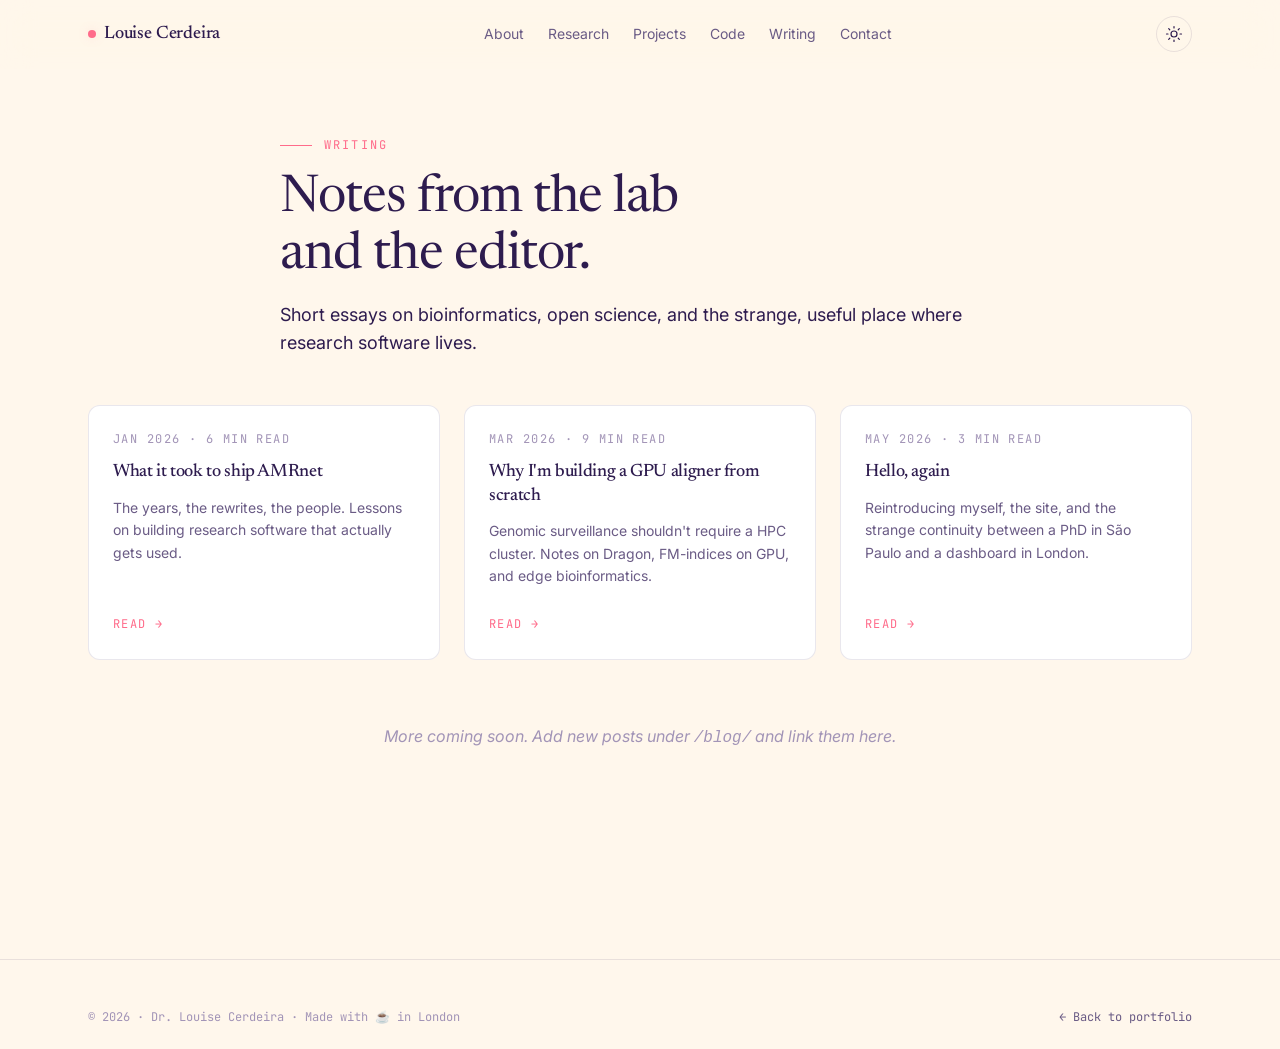
<file: blog.html>
<!DOCTYPE html>
<html lang="en" data-theme="light">
<head>
  <meta charset="UTF-8" />
  <meta name="viewport" content="width=device-width, initial-scale=1" />
  <title>Writing — Dr. Louise Cerdeira</title>
  <meta name="description" content="Essays and notes on bioinformatics, open science, and software engineering for research — by Dr. Louise Cerdeira." />
  <link rel="canonical" href="https://www.louisecerdeira.com/blog.html" />
  <meta name="theme-color" content="#fff7ec" />
  <meta property="og:type" content="website" />
  <meta property="og:title" content="Writing — Dr. Louise Cerdeira" />
  <meta property="og:description" content="Essays and notes on bioinformatics, open science, and software engineering for research." />
  <meta property="og:url" content="https://www.louisecerdeira.com/blog.html" />
  <meta name="twitter:card" content="summary_large_image" />

  <link rel="icon" type="image/svg+xml" href="assets/images/favicon.svg" />
  <link rel="preconnect" href="https://fonts.googleapis.com" />
  <link rel="preconnect" href="https://fonts.gstatic.com" crossorigin />
  <link href="https://fonts.googleapis.com/css2?family=Inter:wght@300;400;500;600&family=Newsreader:ital,wght@0,400;0,500;1,400&family=JetBrains+Mono:wght@400;500&display=swap" rel="stylesheet" />
  <link rel="stylesheet" href="assets/css/main.css" />
</head>
<body id="top">

<header class="nav" id="nav">
  <div class="nav-inner">
    <a href="index.html" class="nav-brand"><span class="dot" aria-hidden="true"></span>Louise Cerdeira</a>
    <nav aria-label="Primary">
      <ul class="nav-links" id="navLinks">
        <li><a href="index.html#about">About</a></li>
        <li><a href="index.html#research">Research</a></li>
        <li><a href="index.html#projects">Projects</a></li>
        <li><a href="index.html#code">Code</a></li>
        <li><a href="blog.html" aria-current="page">Writing</a></li>
        <li><a href="index.html#contact">Contact</a></li>
      </ul>
    </nav>
    <div class="nav-actions">
      <button class="theme-toggle" id="themeToggle" type="button" aria-label="Toggle colour theme">
        <svg class="moon" viewBox="0 0 24 24" fill="none" stroke="currentColor" stroke-width="1.6"><path d="M21 12.79A9 9 0 1 1 11.21 3 7 7 0 0 0 21 12.79Z" stroke-linecap="round" stroke-linejoin="round"/></svg>
        <svg class="sun" viewBox="0 0 24 24" fill="none" stroke="currentColor" stroke-width="1.6"><circle cx="12" cy="12" r="4"/><path d="M12 2v2M12 20v2M4.93 4.93l1.41 1.41M17.66 17.66l1.41 1.41M2 12h2M20 12h2M4.93 19.07l1.41-1.41M17.66 6.34l1.41-1.41" stroke-linecap="round"/></svg>
      </button>
      <button class="nav-toggle" id="navToggle" type="button" aria-label="Toggle menu" aria-expanded="false">
        <svg viewBox="0 0 24 24" width="20" height="20" fill="none" stroke="currentColor" stroke-width="1.6" stroke-linecap="round"><line x1="3" y1="6" x2="21" y2="6"/><line x1="3" y1="12" x2="21" y2="12"/><line x1="3" y1="18" x2="21" y2="18"/></svg>
      </button>
    </div>
  </div>
</header>

<section style="padding-top: var(--space-10);">
  <div class="container-narrow">
    <p class="section-label" data-reveal>Writing</p>
    <h1 style="font-size: clamp(2.25rem, 5vw, 3.25rem);" data-reveal>Notes from the lab<br>and the editor.</h1>
    <p class="lead" style="margin-bottom: var(--space-7);" data-reveal>
      Short essays on bioinformatics, open science, and the strange, useful place where research
      software lives.
    </p>
  </div>

  <div class="container">
    <div class="posts" data-reveal>
      <a href="blog/amrnet-launch.html" class="post-card">
        <span class="date">Jan 2026 · 6 min read</span>
        <h4>What it took to ship AMRnet</h4>
        <p>The years, the rewrites, the people. Lessons on building research software that actually
          gets used.</p>
        <span class="read-more">Read →</span>
      </a>
      <a href="blog/gpu-bioinformatics.html" class="post-card">
        <span class="date">Mar 2026 · 9 min read</span>
        <h4>Why I'm building a GPU aligner from scratch</h4>
        <p>Genomic surveillance shouldn't require a HPC cluster. Notes on Dragon, FM-indices on GPU,
          and edge bioinformatics.</p>
        <span class="read-more">Read →</span>
      </a>
      <a href="blog/welcome.html" class="post-card">
        <span class="date">May 2026 · 3 min read</span>
        <h4>Hello, again</h4>
        <p>Reintroducing myself, the site, and the strange continuity between a PhD in São Paulo and
          a dashboard in London.</p>
        <span class="read-more">Read →</span>
      </a>
    </div>

    <p style="margin-top: var(--space-8); text-align: center;" data-reveal>
      <em class="text-faint">More coming soon. Add new posts under <code>/blog/</code> and link them here.</em>
    </p>
  </div>
</section>

<footer class="footer">
  <div class="container footer-inner">
    <p>© <span id="year">2026</span> · Dr. Louise Cerdeira · Made with ☕ in London</p>
    <p><a href="index.html">← Back to portfolio</a></p>
  </div>
</footer>

<script src="assets/js/main.js" defer></script>
</body>
</html>
</file>
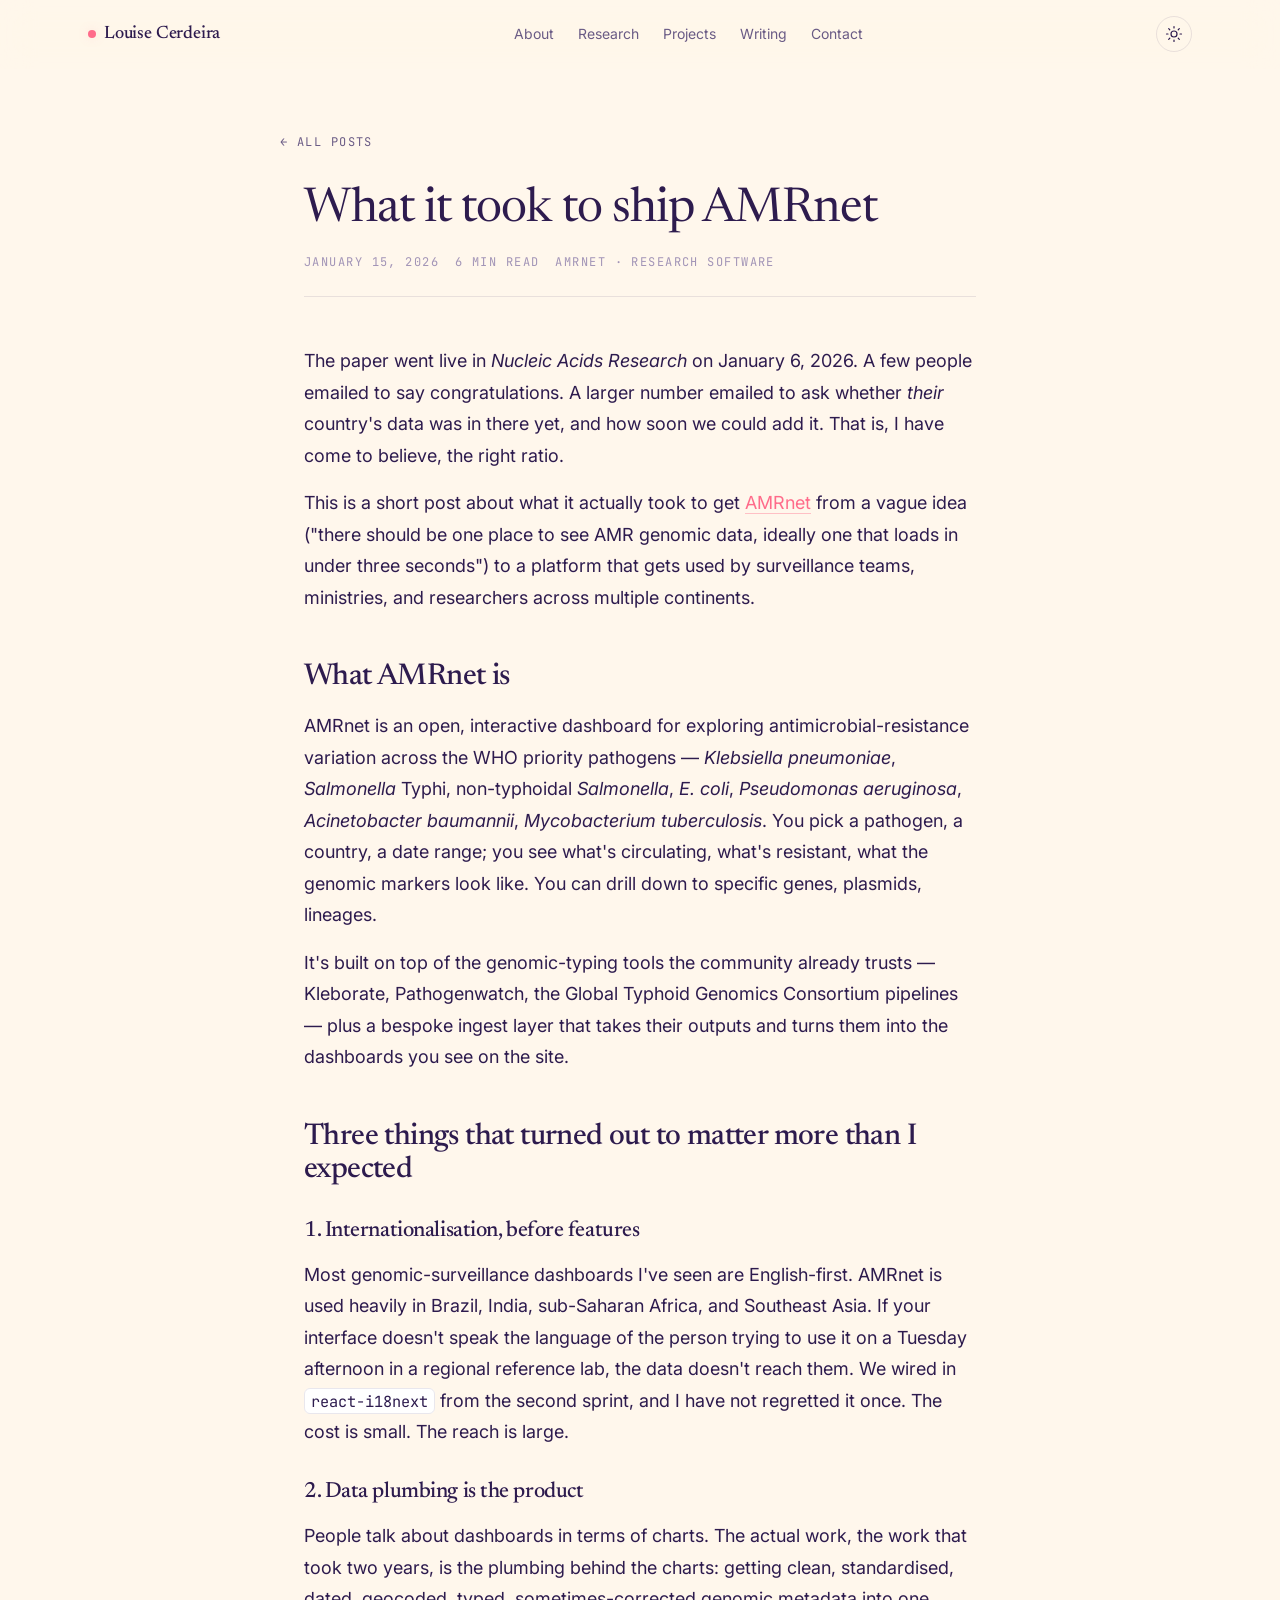
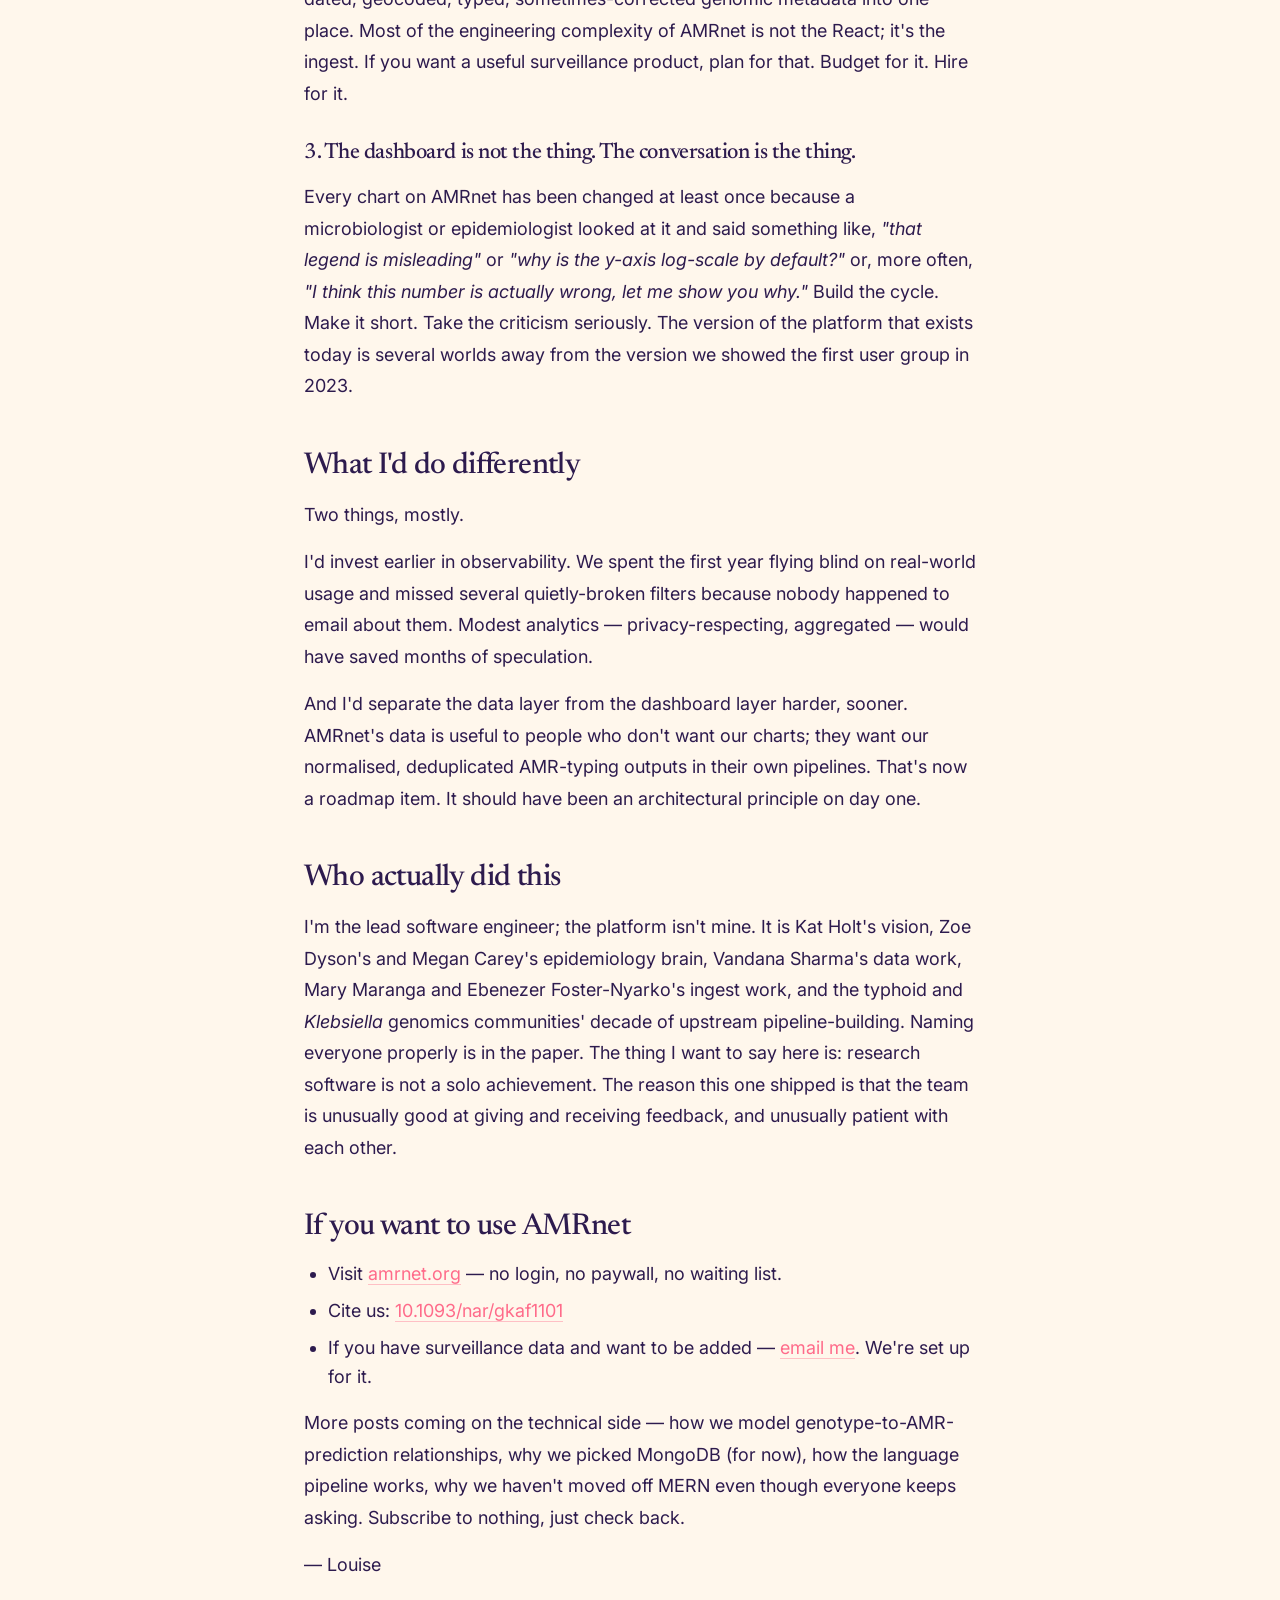
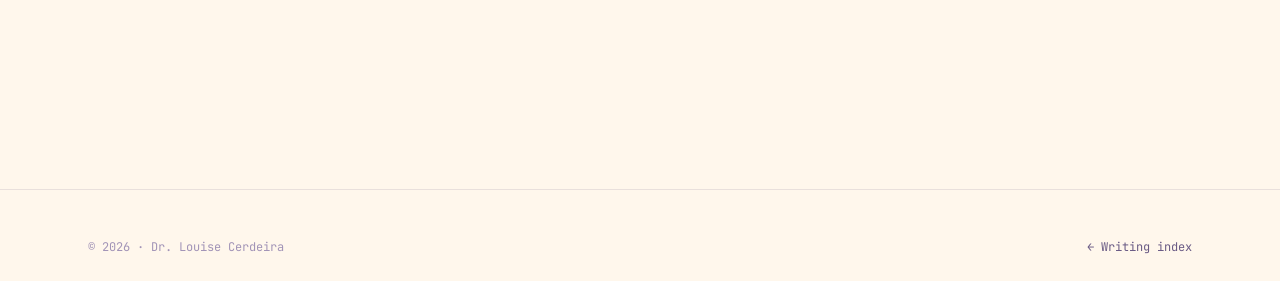
<file: blog/amrnet-launch.html>
<!DOCTYPE html>
<html lang="en" data-theme="light">
<head>
  <meta charset="UTF-8" />
  <meta name="viewport" content="width=device-width, initial-scale=1" />
  <title>What it took to ship AMRnet — Dr. Louise Cerdeira</title>
  <meta name="description" content="The years, the rewrites, the people. Lessons on building research software that actually gets used — from the engineer behind AMRnet." />
  <link rel="canonical" href="https://www.louisecerdeira.com/blog/amrnet-launch.html" />
  <meta property="og:type" content="article" />
  <meta property="og:title" content="What it took to ship AMRnet" />
  <meta property="og:description" content="The years, the rewrites, the people. Lessons on building research software that actually gets used." />
  <meta property="og:url" content="https://www.louisecerdeira.com/blog/amrnet-launch.html" />
  <meta property="article:author" content="Louise Cerdeira" />
  <meta property="article:published_time" content="2026-01-15" />
  <meta property="article:tag" content="AMR" />
  <meta property="article:tag" content="bioinformatics" />
  <meta property="article:tag" content="research software" />
  <meta name="twitter:card" content="summary" />
  <meta name="theme-color" content="#fff7ec" />

  <link rel="icon" type="image/svg+xml" href="../assets/images/favicon.svg" />
  <link rel="preconnect" href="https://fonts.googleapis.com" />
  <link rel="preconnect" href="https://fonts.gstatic.com" crossorigin />
  <link href="https://fonts.googleapis.com/css2?family=Inter:wght@300;400;500;600&family=Newsreader:ital,wght@0,400;0,500;1,400&family=JetBrains+Mono:wght@400;500&display=swap" rel="stylesheet" />
  <link rel="stylesheet" href="../assets/css/main.css" />
  <link rel="alternate" type="application/rss+xml" title="Dr. Louise Cerdeira — Writing" href="/feed.xml" />

  <script type="application/ld+json">
  {
    "@context": "https://schema.org",
    "@type": "BlogPosting",
    "headline": "What it took to ship AMRnet",
    "author": { "@type": "Person", "name": "Dr. Louise Cerdeira" },
    "datePublished": "2026-01-15",
    "url": "https://www.louisecerdeira.com/blog/amrnet-launch.html",
    "about": ["AMRnet", "antimicrobial resistance", "genomic surveillance"]
  }
  </script>

  <script type="application/ld+json">
  {
    "@context": "https://schema.org",
    "@type": "BreadcrumbList",
    "itemListElement": [
      { "@type": "ListItem", "position": 1, "name": "Home",   "item": "https://www.louisecerdeira.com/" },
      { "@type": "ListItem", "position": 2, "name": "Writing","item": "https://www.louisecerdeira.com/blog.html" },
      { "@type": "ListItem", "position": 3, "name": "What it took to ship AMRnet","item": "https://www.louisecerdeira.com/blog/amrnet-launch.html" }
    ]
  }
  </script>
</head>
<body id="top">

<header class="nav" id="nav">
  <div class="nav-inner">
    <a href="../index.html" class="nav-brand"><span class="dot" aria-hidden="true"></span>Louise Cerdeira</a>
    <nav aria-label="Primary">
      <ul class="nav-links" id="navLinks">
        <li><a href="../index.html#about">About</a></li>
        <li><a href="../index.html#research">Research</a></li>
        <li><a href="../index.html#projects">Projects</a></li>
        <li><a href="../blog.html">Writing</a></li>
        <li><a href="../index.html#contact">Contact</a></li>
      </ul>
    </nav>
    <div class="nav-actions">
      <button class="theme-toggle" id="themeToggle" type="button" aria-label="Toggle colour theme">
        <svg class="moon" viewBox="0 0 24 24" fill="none" stroke="currentColor" stroke-width="1.6"><path d="M21 12.79A9 9 0 1 1 11.21 3 7 7 0 0 0 21 12.79Z" stroke-linecap="round" stroke-linejoin="round"/></svg>
        <svg class="sun" viewBox="0 0 24 24" fill="none" stroke="currentColor" stroke-width="1.6"><circle cx="12" cy="12" r="4"/><path d="M12 2v2M12 20v2M4.93 4.93l1.41 1.41M17.66 17.66l1.41 1.41M2 12h2M20 12h2M4.93 19.07l1.41-1.41M17.66 6.34l1.41-1.41" stroke-linecap="round"/></svg>
      </button>
      <button class="nav-toggle" id="navToggle" type="button" aria-label="Toggle menu" aria-expanded="false">
        <svg viewBox="0 0 24 24" width="20" height="20" fill="none" stroke="currentColor" stroke-width="1.6" stroke-linecap="round"><line x1="3" y1="6" x2="21" y2="6"/><line x1="3" y1="12" x2="21" y2="12"/><line x1="3" y1="18" x2="21" y2="18"/></svg>
      </button>
    </div>
  </div>
</header>

<section class="post-page">
  <div class="container-narrow">
    <a href="../blog.html" class="post-back">← All posts</a>
    <article>
      <h1>What it took to ship AMRnet</h1>
      <div class="post-meta">
        <span>January 15, 2026</span><span>6 min read</span><span>AMRnet · Research software</span>
      </div>

      <p>The paper went live in <em>Nucleic Acids Research</em> on January 6, 2026. A few people
        emailed to say congratulations. A larger number emailed to ask whether <em>their</em>
        country's data was in there yet, and how soon we could add it. That is, I have come to
        believe, the right ratio.</p>

      <p>This is a short post about what it actually took to get <a href="https://www.amrnet.org" target="_blank" rel="noopener">AMRnet</a>
        from a vague idea ("there should be one place to see AMR genomic data, ideally one that loads
        in under three seconds") to a platform that gets used by surveillance teams, ministries, and
        researchers across multiple continents.</p>

      <h2>What AMRnet is</h2>

      <p>AMRnet is an open, interactive dashboard for exploring antimicrobial-resistance variation
        across the WHO priority pathogens — <em>Klebsiella pneumoniae</em>, <em>Salmonella</em> Typhi,
        non-typhoidal <em>Salmonella</em>, <em>E. coli</em>, <em>Pseudomonas aeruginosa</em>,
        <em>Acinetobacter baumannii</em>, <em>Mycobacterium tuberculosis</em>. You pick a pathogen,
        a country, a date range; you see what's circulating, what's resistant, what the genomic
        markers look like. You can drill down to specific genes, plasmids, lineages.</p>

      <p>It's built on top of the genomic-typing tools the community already trusts — Kleborate,
        Pathogenwatch, the Global Typhoid Genomics Consortium pipelines — plus a bespoke ingest layer
        that takes their outputs and turns them into the dashboards you see on the site.</p>

      <h2>Three things that turned out to matter more than I expected</h2>

      <h3>1. Internationalisation, before features</h3>

      <p>Most genomic-surveillance dashboards I've seen are English-first. AMRnet is used heavily in
        Brazil, India, sub-Saharan Africa, and Southeast Asia. If your interface doesn't speak the
        language of the person trying to use it on a Tuesday afternoon in a regional reference lab,
        the data doesn't reach them. We wired in <code>react-i18next</code> from the second sprint, and
        I have not regretted it once. The cost is small. The reach is large.</p>

      <h3>2. Data plumbing is the product</h3>

      <p>People talk about dashboards in terms of charts. The actual work, the work that took two
        years, is the plumbing behind the charts: getting clean, standardised, dated, geocoded,
        typed, sometimes-corrected genomic metadata into one place. Most of the engineering complexity
        of AMRnet is not the React; it's the ingest. If you want a useful surveillance product, plan
        for that. Budget for it. Hire for it.</p>

      <h3>3. The dashboard is not the thing. The conversation is the thing.</h3>

      <p>Every chart on AMRnet has been changed at least once because a microbiologist or
        epidemiologist looked at it and said something like, <em>"that legend is misleading"</em> or
        <em>"why is the y-axis log-scale by default?"</em> or, more often, <em>"I think this number
        is actually wrong, let me show you why."</em> Build the cycle. Make it short. Take the criticism
        seriously. The version of the platform that exists today is several worlds away from the
        version we showed the first user group in 2023.</p>

      <h2>What I'd do differently</h2>

      <p>Two things, mostly.</p>

      <p>I'd invest earlier in observability. We spent the first year flying blind on real-world
        usage and missed several quietly-broken filters because nobody happened to email about them.
        Modest analytics — privacy-respecting, aggregated — would have saved months of speculation.</p>

      <p>And I'd separate the data layer from the dashboard layer harder, sooner. AMRnet's data is
        useful to people who don't want our charts; they want our normalised, deduplicated AMR-typing
        outputs in their own pipelines. That's now a roadmap item. It should have been an architectural
        principle on day one.</p>

      <h2>Who actually did this</h2>

      <p>I'm the lead software engineer; the platform isn't mine. It is Kat Holt's vision, Zoe Dyson's
        and Megan Carey's epidemiology brain, Vandana Sharma's data work, Mary Maranga and Ebenezer
        Foster-Nyarko's ingest work, and the typhoid and <em>Klebsiella</em> genomics communities'
        decade of upstream pipeline-building. Naming everyone properly is in the paper. The thing I
        want to say here is: research software is not a solo achievement. The reason this one shipped
        is that the team is unusually good at giving and receiving feedback, and unusually patient
        with each other.</p>

      <h2>If you want to use AMRnet</h2>

      <ul>
        <li>Visit <a href="https://www.amrnet.org" target="_blank" rel="noopener">amrnet.org</a> — no
          login, no paywall, no waiting list.</li>
        <li>Cite us: <a href="https://doi.org/10.1093/nar/gkaf1101" target="_blank" rel="noopener">10.1093/nar/gkaf1101</a></li>
        <li>If you have surveillance data and want to be added — <a href="../index.html#contact">email me</a>. We're set up for it.</li>
      </ul>

      <p>More posts coming on the technical side — how we model genotype-to-AMR-prediction
        relationships, why we picked MongoDB (for now), how the language pipeline works, why we
        haven't moved off MERN even though everyone keeps asking. Subscribe to nothing, just check
        back.</p>

      <p>— Louise</p>
    </article>
  </div>
</section>

<footer class="footer">
  <div class="container footer-inner">
    <p>© <span id="year">2026</span> · Dr. Louise Cerdeira</p>
    <p><a href="../blog.html">← Writing index</a></p>
  </div>
</footer>

<script src="../assets/js/main.js" defer></script>
</body>
</html>
</file>
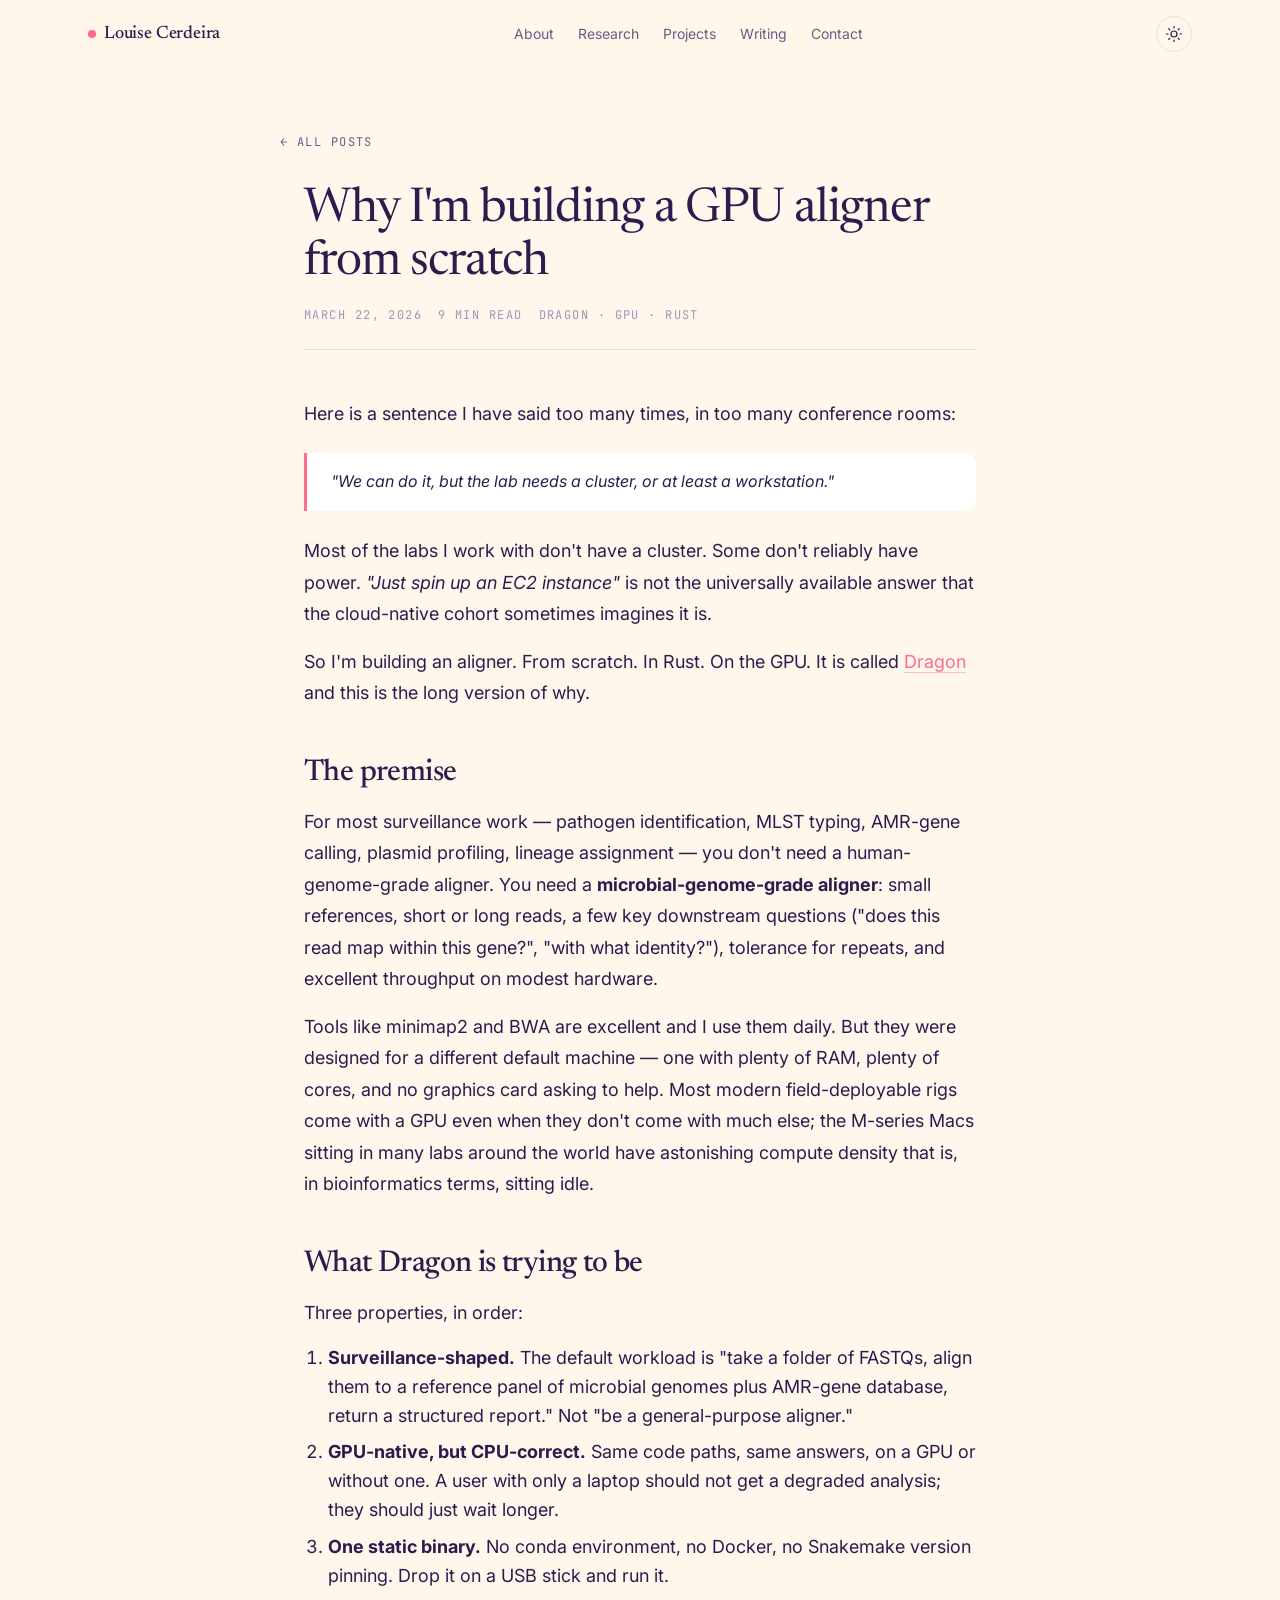
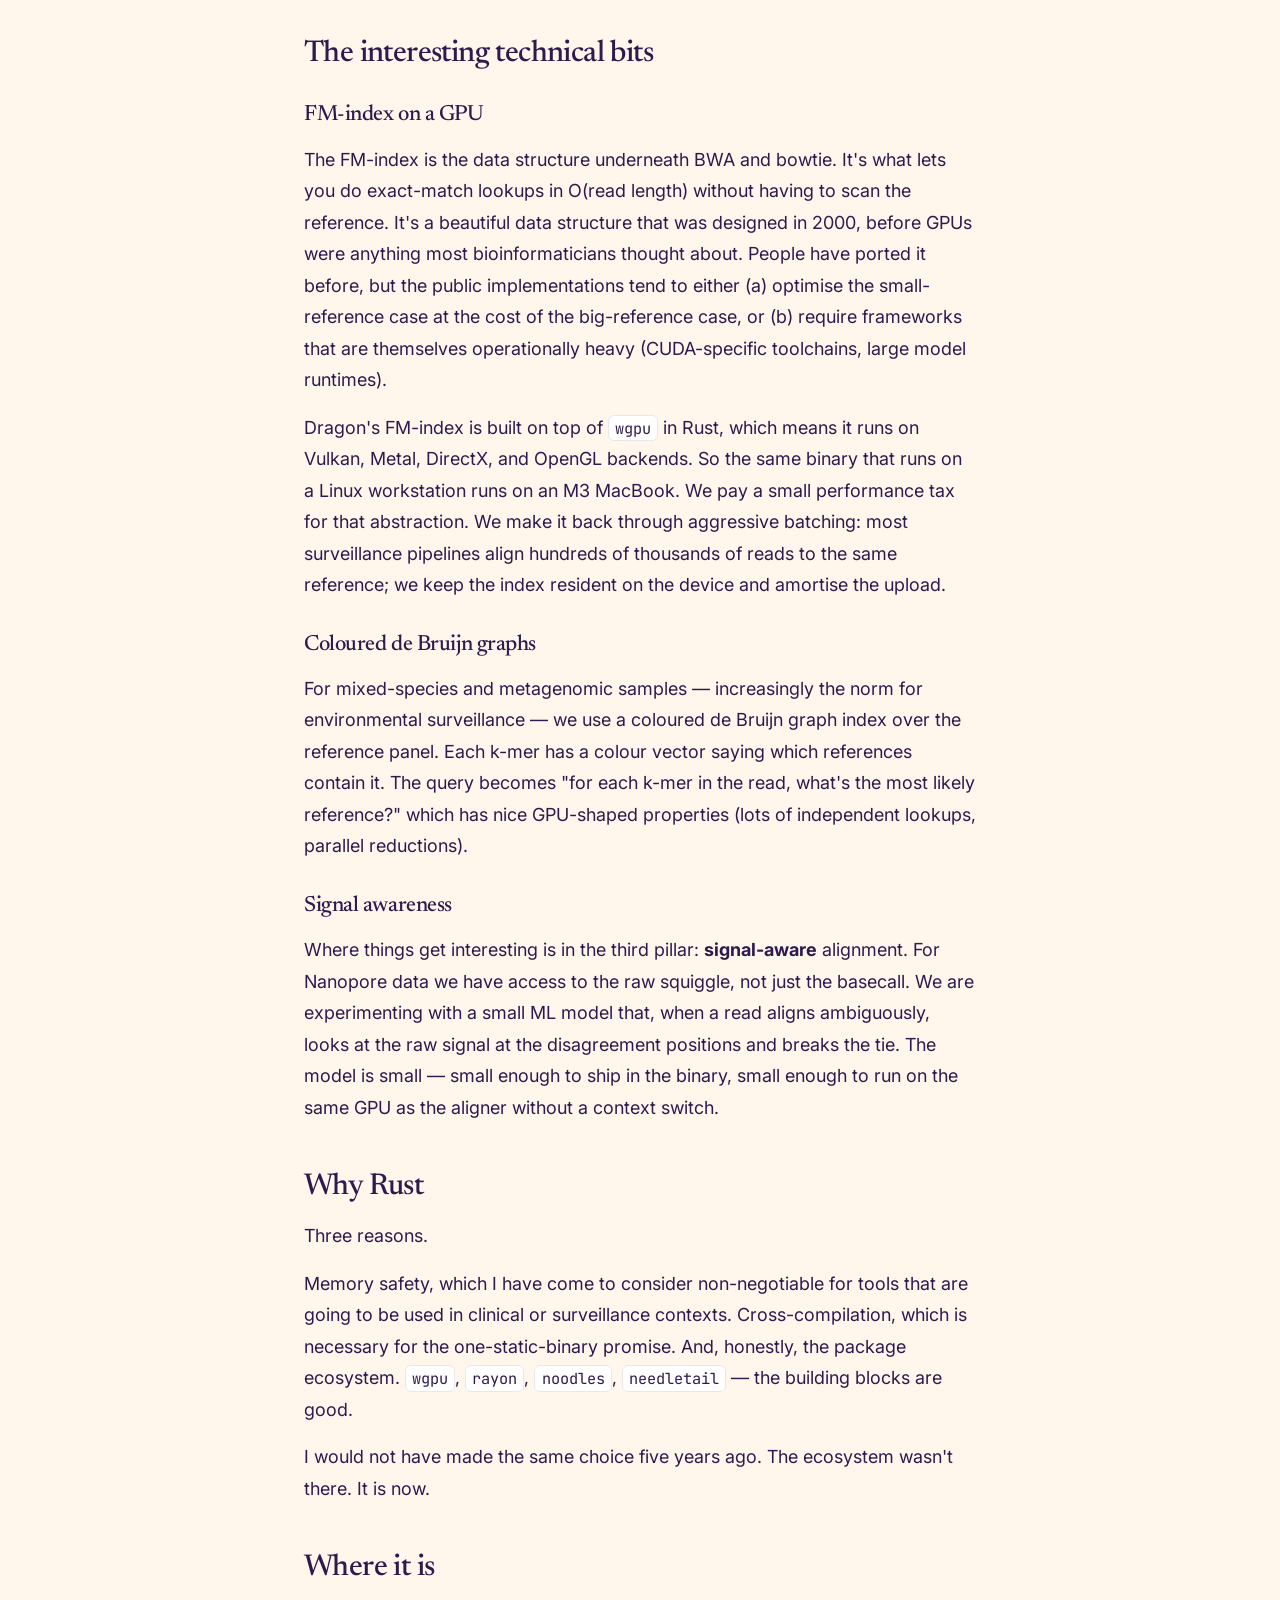
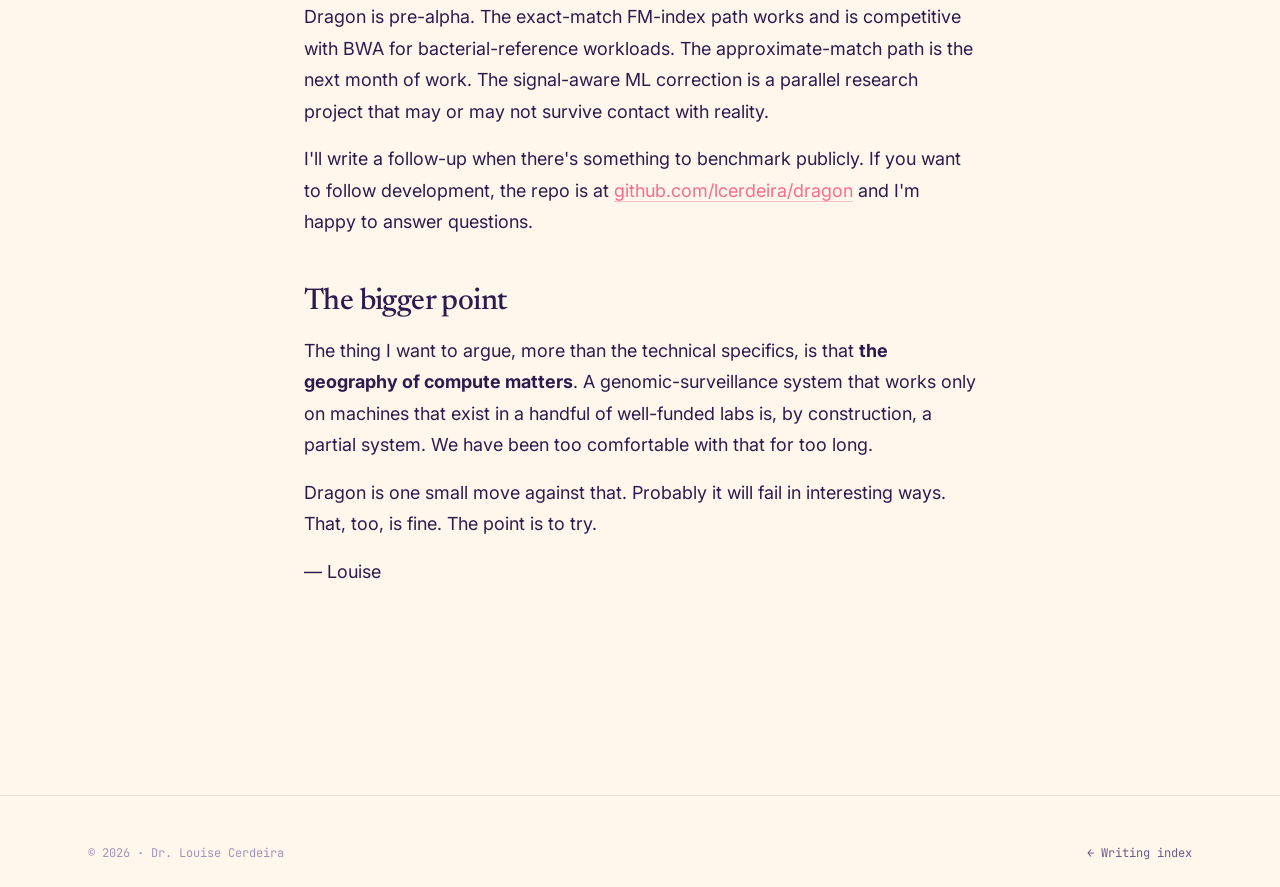
<file: blog/gpu-bioinformatics.html>
<!DOCTYPE html>
<html lang="en" data-theme="light">
<head>
  <meta charset="UTF-8" />
  <meta name="viewport" content="width=device-width, initial-scale=1" />
  <title>Why I'm building a GPU aligner from scratch — Dr. Louise Cerdeira</title>
  <meta name="description" content="Genomic surveillance shouldn't require an HPC cluster. Notes on Dragon, FM-indices on GPU, and edge bioinformatics for low- and middle-income countries." />
  <link rel="canonical" href="https://www.louisecerdeira.com/blog/gpu-bioinformatics.html" />
  <meta property="og:type" content="article" />
  <meta property="og:title" content="Why I'm building a GPU aligner from scratch" />
  <meta property="og:description" content="Genomic surveillance shouldn't require an HPC cluster. Notes on Dragon, FM-indices on GPU, and edge bioinformatics." />
  <meta property="og:url" content="https://www.louisecerdeira.com/blog/gpu-bioinformatics.html" />
  <meta property="article:author" content="Louise Cerdeira" />
  <meta property="article:published_time" content="2026-03-22" />
  <meta property="article:tag" content="GPU" />
  <meta property="article:tag" content="alignment" />
  <meta property="article:tag" content="Rust" />
  <meta name="twitter:card" content="summary" />
  <meta name="theme-color" content="#fff7ec" />

  <link rel="icon" type="image/svg+xml" href="../assets/images/favicon.svg" />
  <link rel="preconnect" href="https://fonts.googleapis.com" />
  <link rel="preconnect" href="https://fonts.gstatic.com" crossorigin />
  <link href="https://fonts.googleapis.com/css2?family=Inter:wght@300;400;500;600&family=Newsreader:ital,wght@0,400;0,500;1,400&family=JetBrains+Mono:wght@400;500&display=swap" rel="stylesheet" />
  <link rel="stylesheet" href="../assets/css/main.css" />
  <link rel="alternate" type="application/rss+xml" title="Dr. Louise Cerdeira — Writing" href="/feed.xml" />

  <script type="application/ld+json">
  {
    "@context": "https://schema.org",
    "@type": "BlogPosting",
    "headline": "Why I'm building a GPU aligner from scratch",
    "author": { "@type": "Person", "name": "Dr. Louise Cerdeira" },
    "datePublished": "2026-03-22",
    "url": "https://www.louisecerdeira.com/blog/gpu-bioinformatics.html"
  }
  </script>

  <script type="application/ld+json">
  {
    "@context": "https://schema.org",
    "@type": "BreadcrumbList",
    "itemListElement": [
      { "@type": "ListItem", "position": 1, "name": "Home",   "item": "https://www.louisecerdeira.com/" },
      { "@type": "ListItem", "position": 2, "name": "Writing","item": "https://www.louisecerdeira.com/blog.html" },
      { "@type": "ListItem", "position": 3, "name": "Why I'm building a GPU aligner from scratch","item": "https://www.louisecerdeira.com/blog/gpu-bioinformatics.html" }
    ]
  }
  </script>
</head>
<body id="top">

<header class="nav" id="nav">
  <div class="nav-inner">
    <a href="../index.html" class="nav-brand"><span class="dot" aria-hidden="true"></span>Louise Cerdeira</a>
    <nav aria-label="Primary">
      <ul class="nav-links" id="navLinks">
        <li><a href="../index.html#about">About</a></li>
        <li><a href="../index.html#research">Research</a></li>
        <li><a href="../index.html#projects">Projects</a></li>
        <li><a href="../blog.html">Writing</a></li>
        <li><a href="../index.html#contact">Contact</a></li>
      </ul>
    </nav>
    <div class="nav-actions">
      <button class="theme-toggle" id="themeToggle" type="button" aria-label="Toggle colour theme">
        <svg class="moon" viewBox="0 0 24 24" fill="none" stroke="currentColor" stroke-width="1.6"><path d="M21 12.79A9 9 0 1 1 11.21 3 7 7 0 0 0 21 12.79Z" stroke-linecap="round" stroke-linejoin="round"/></svg>
        <svg class="sun" viewBox="0 0 24 24" fill="none" stroke="currentColor" stroke-width="1.6"><circle cx="12" cy="12" r="4"/><path d="M12 2v2M12 20v2M4.93 4.93l1.41 1.41M17.66 17.66l1.41 1.41M2 12h2M20 12h2M4.93 19.07l1.41-1.41M17.66 6.34l1.41-1.41" stroke-linecap="round"/></svg>
      </button>
      <button class="nav-toggle" id="navToggle" type="button" aria-label="Toggle menu" aria-expanded="false">
        <svg viewBox="0 0 24 24" width="20" height="20" fill="none" stroke="currentColor" stroke-width="1.6" stroke-linecap="round"><line x1="3" y1="6" x2="21" y2="6"/><line x1="3" y1="12" x2="21" y2="12"/><line x1="3" y1="18" x2="21" y2="18"/></svg>
      </button>
    </div>
  </div>
</header>

<section class="post-page">
  <div class="container-narrow">
    <a href="../blog.html" class="post-back">← All posts</a>
    <article>
      <h1>Why I'm building a GPU aligner from scratch</h1>
      <div class="post-meta">
        <span>March 22, 2026</span><span>9 min read</span><span>Dragon · GPU · Rust</span>
      </div>

      <p>Here is a sentence I have said too many times, in too many conference rooms:</p>

      <blockquote>
        "We can do it, but the lab needs a cluster, or at least a workstation."
      </blockquote>

      <p>Most of the labs I work with don't have a cluster. Some don't reliably have power.
        <em>"Just spin up an EC2 instance"</em> is not the universally available answer that the
        cloud-native cohort sometimes imagines it is.</p>

      <p>So I'm building an aligner. From scratch. In Rust. On the GPU. It is called
        <a href="https://github.com/lcerdeira/dragon" target="_blank" rel="noopener">Dragon</a> and
        this is the long version of why.</p>

      <h2>The premise</h2>

      <p>For most surveillance work — pathogen identification, MLST typing, AMR-gene calling,
        plasmid profiling, lineage assignment — you don't need a human-genome-grade aligner.
        You need a <strong>microbial-genome-grade aligner</strong>: small references, short or
        long reads, a few key downstream questions ("does this read map within this gene?",
        "with what identity?"), tolerance for repeats, and excellent throughput on modest
        hardware.</p>

      <p>Tools like minimap2 and BWA are excellent and I use them daily. But they were designed
        for a different default machine — one with plenty of RAM, plenty of cores, and no
        graphics card asking to help. Most modern field-deployable rigs come with a GPU even when
        they don't come with much else; the M-series Macs sitting in many labs around the world
        have astonishing compute density that is, in bioinformatics terms, sitting idle.</p>

      <h2>What Dragon is trying to be</h2>

      <p>Three properties, in order:</p>

      <ol>
        <li><strong>Surveillance-shaped.</strong> The default workload is "take a folder of FASTQs,
          align them to a reference panel of microbial genomes plus AMR-gene database, return a
          structured report." Not "be a general-purpose aligner."</li>
        <li><strong>GPU-native, but CPU-correct.</strong> Same code paths, same answers, on a GPU
          or without one. A user with only a laptop should not get a degraded analysis; they should
          just wait longer.</li>
        <li><strong>One static binary.</strong> No conda environment, no Docker, no Snakemake
          version pinning. Drop it on a USB stick and run it.</li>
      </ol>

      <h2>The interesting technical bits</h2>

      <h3>FM-index on a GPU</h3>

      <p>The FM-index is the data structure underneath BWA and bowtie. It's what lets you do
        exact-match lookups in O(read length) without having to scan the reference. It's a
        beautiful data structure that was designed in 2000, before GPUs were anything most
        bioinformaticians thought about. People have ported it before, but the public
        implementations tend to either (a) optimise the small-reference case at the cost of the
        big-reference case, or (b) require frameworks that are themselves operationally heavy
        (CUDA-specific toolchains, large model runtimes).</p>

      <p>Dragon's FM-index is built on top of <code>wgpu</code> in Rust, which means it runs on
        Vulkan, Metal, DirectX, and OpenGL backends. So the same binary that runs on a Linux
        workstation runs on an M3 MacBook. We pay a small performance tax for that abstraction.
        We make it back through aggressive batching: most surveillance pipelines align hundreds
        of thousands of reads to the same reference; we keep the index resident on the device and
        amortise the upload.</p>

      <h3>Coloured de Bruijn graphs</h3>

      <p>For mixed-species and metagenomic samples — increasingly the norm for environmental
        surveillance — we use a coloured de Bruijn graph index over the reference panel. Each
        k-mer has a colour vector saying which references contain it. The query becomes "for each
        k-mer in the read, what's the most likely reference?" which has nice GPU-shaped
        properties (lots of independent lookups, parallel reductions).</p>

      <h3>Signal awareness</h3>

      <p>Where things get interesting is in the third pillar: <strong>signal-aware</strong> alignment.
        For Nanopore data we have access to the raw squiggle, not just the basecall. We are
        experimenting with a small ML model that, when a read aligns ambiguously, looks at the
        raw signal at the disagreement positions and breaks the tie. The model is small — small
        enough to ship in the binary, small enough to run on the same GPU as the aligner without
        a context switch.</p>

      <h2>Why Rust</h2>

      <p>Three reasons.</p>

      <p>Memory safety, which I have come to consider non-negotiable for tools that are going
        to be used in clinical or surveillance contexts. Cross-compilation, which is necessary
        for the one-static-binary promise. And, honestly, the package ecosystem. <code>wgpu</code>,
        <code>rayon</code>, <code>noodles</code>, <code>needletail</code> — the building blocks
        are good.</p>

      <p>I would not have made the same choice five years ago. The ecosystem wasn't there. It is now.</p>

      <h2>Where it is</h2>

      <p>Dragon is pre-alpha. The exact-match FM-index path works and is competitive with BWA for
        bacterial-reference workloads. The approximate-match path is the next month of work. The
        signal-aware ML correction is a parallel research project that may or may not survive
        contact with reality.</p>

      <p>I'll write a follow-up when there's something to benchmark publicly. If you want to follow
        development, the repo is at <a href="https://github.com/lcerdeira/dragon" target="_blank" rel="noopener">github.com/lcerdeira/dragon</a>
        and I'm happy to answer questions.</p>

      <h2>The bigger point</h2>

      <p>The thing I want to argue, more than the technical specifics, is that <strong>the geography
        of compute matters</strong>. A genomic-surveillance system that works only on machines that
        exist in a handful of well-funded labs is, by construction, a partial system. We have been
        too comfortable with that for too long.</p>

      <p>Dragon is one small move against that. Probably it will fail in interesting ways. That,
        too, is fine. The point is to try.</p>

      <p>— Louise</p>
    </article>
  </div>
</section>

<footer class="footer">
  <div class="container footer-inner">
    <p>© <span id="year">2026</span> · Dr. Louise Cerdeira</p>
    <p><a href="../blog.html">← Writing index</a></p>
  </div>
</footer>

<script src="../assets/js/main.js" defer></script>
</body>
</html>
</file>
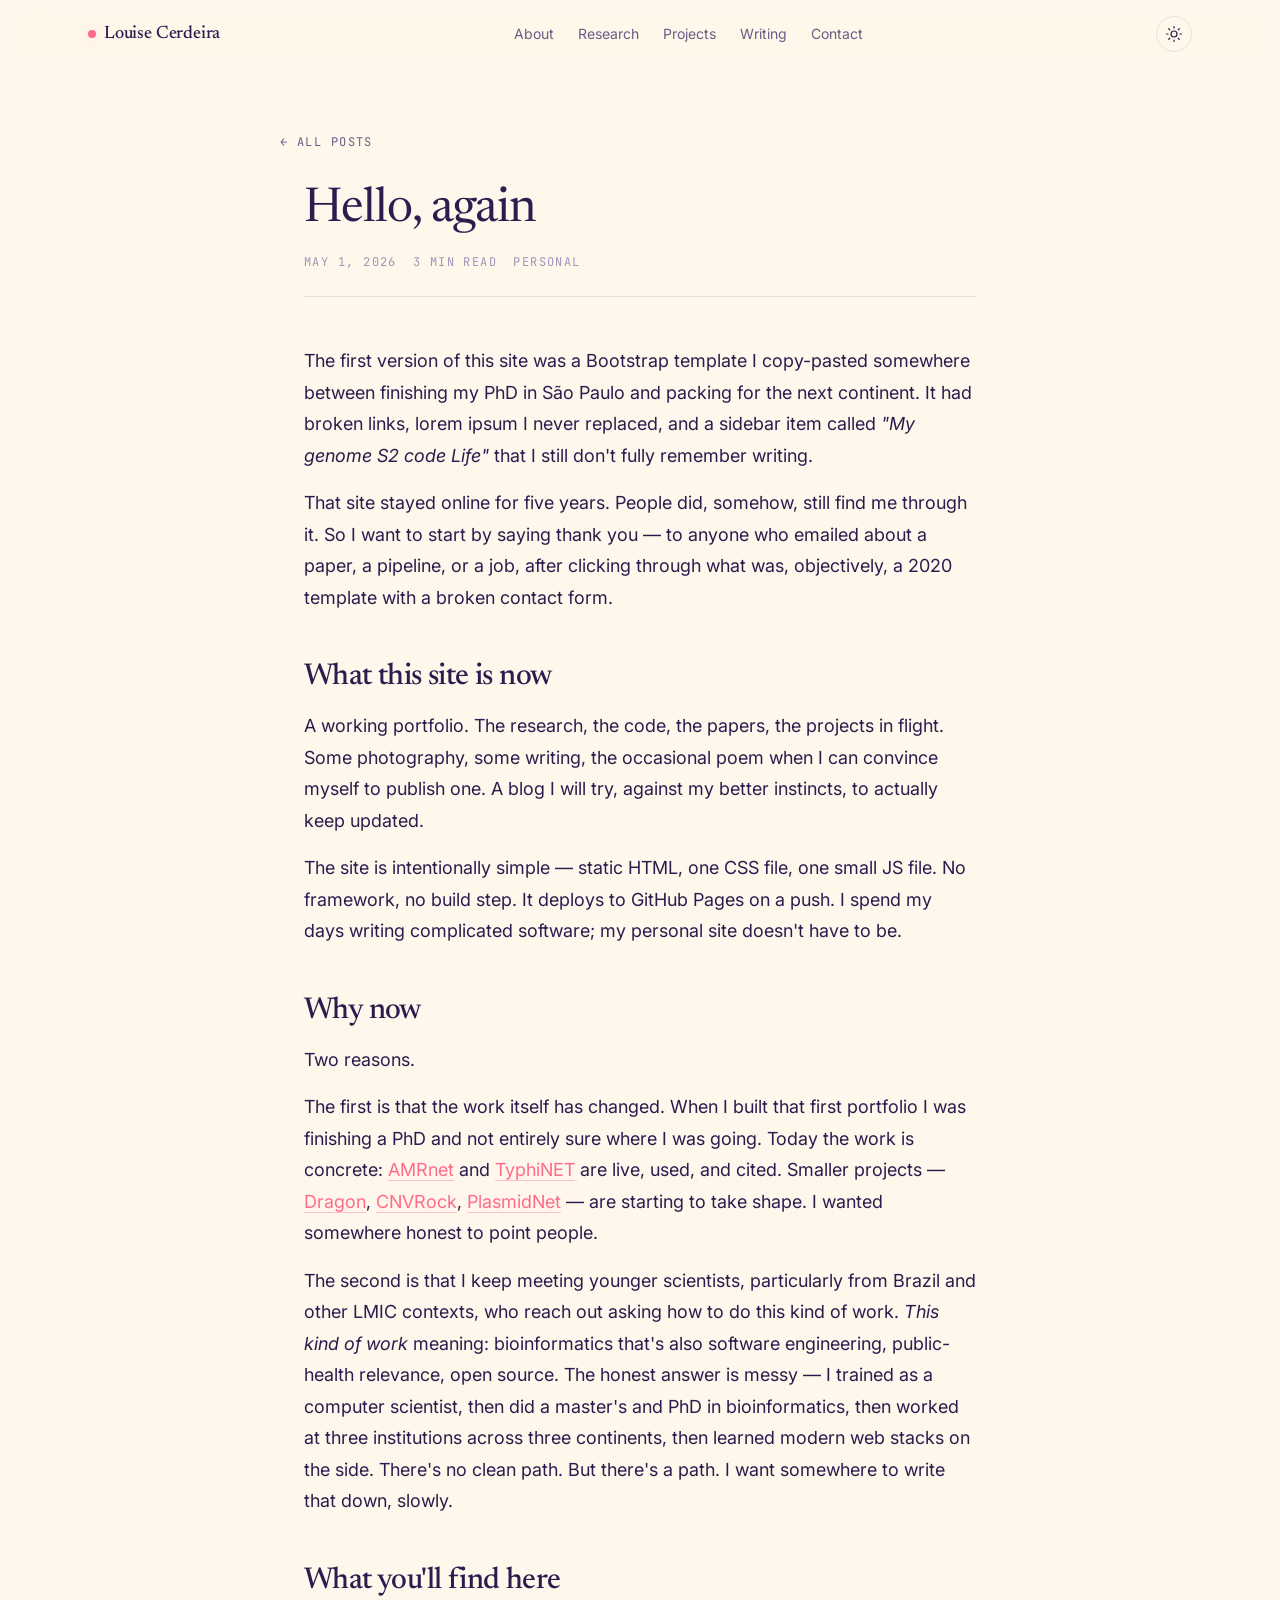
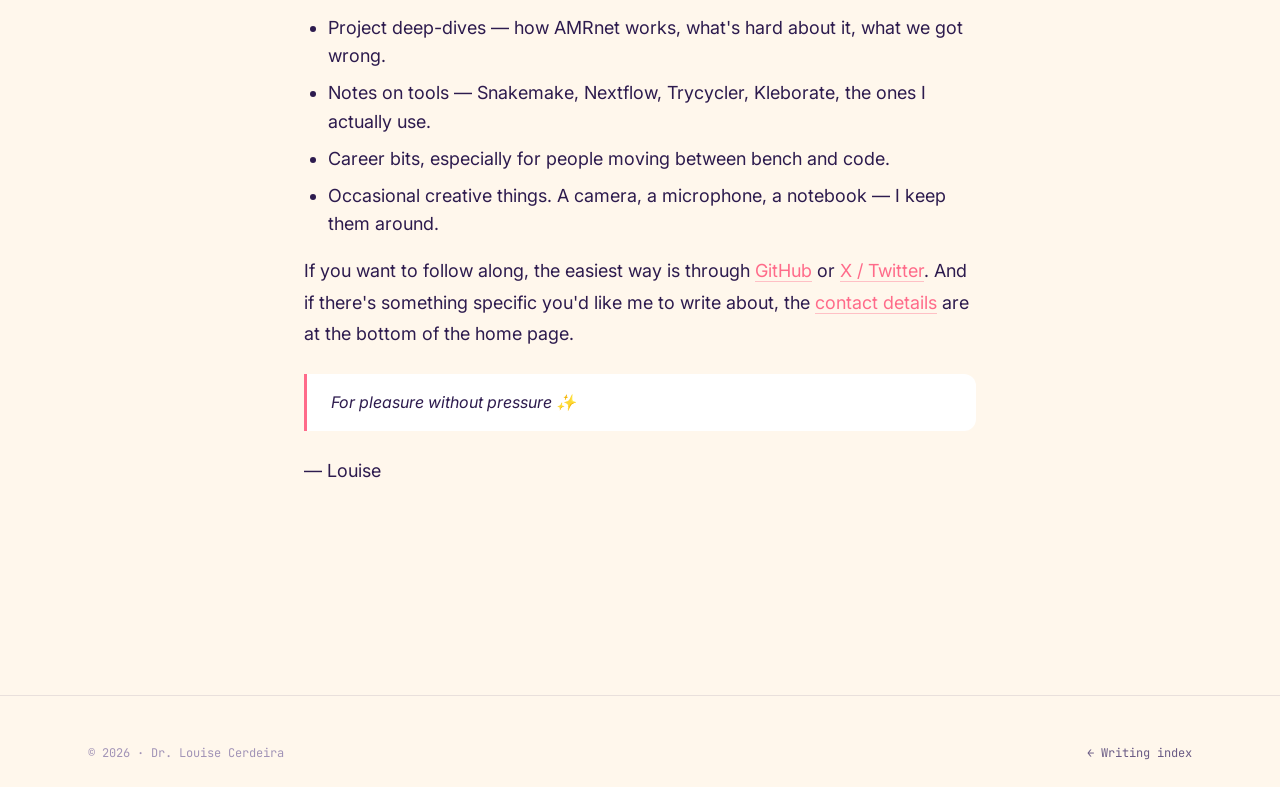
<file: blog/welcome.html>
<!DOCTYPE html>
<html lang="en" data-theme="light">
<head>
  <meta charset="UTF-8" />
  <meta name="viewport" content="width=device-width, initial-scale=1" />
  <title>Hello, again — Dr. Louise Cerdeira</title>
  <meta name="description" content="A reintroduction. The story behind a portfolio that started in São Paulo and ended up rebuilt in London." />
  <link rel="canonical" href="https://www.louisecerdeira.com/blog/welcome.html" />
  <meta property="og:type" content="article" />
  <meta property="og:title" content="Hello, again — Dr. Louise Cerdeira" />
  <meta property="og:description" content="A reintroduction. The story behind a portfolio that started in São Paulo and ended up rebuilt in London." />
  <meta property="og:url" content="https://www.louisecerdeira.com/blog/welcome.html" />
  <meta property="article:author" content="Louise Cerdeira" />
  <meta property="article:published_time" content="2026-05-01" />
  <meta name="twitter:card" content="summary" />
  <meta name="theme-color" content="#fff7ec" />

  <link rel="icon" type="image/svg+xml" href="../assets/images/favicon.svg" />
  <link rel="preconnect" href="https://fonts.googleapis.com" />
  <link rel="preconnect" href="https://fonts.gstatic.com" crossorigin />
  <link href="https://fonts.googleapis.com/css2?family=Inter:wght@300;400;500;600&family=Newsreader:ital,wght@0,400;0,500;1,400&family=JetBrains+Mono:wght@400;500&display=swap" rel="stylesheet" />
  <link rel="stylesheet" href="../assets/css/main.css" />
  <link rel="alternate" type="application/rss+xml" title="Dr. Louise Cerdeira — Writing" href="/feed.xml" />

  <script type="application/ld+json">
  {
    "@context": "https://schema.org",
    "@type": "BlogPosting",
    "headline": "Hello, again",
    "author": { "@type": "Person", "name": "Dr. Louise Cerdeira" },
    "datePublished": "2026-05-01",
    "url": "https://www.louisecerdeira.com/blog/welcome.html"
  }
  </script>

  <script type="application/ld+json">
  {
    "@context": "https://schema.org",
    "@type": "BreadcrumbList",
    "itemListElement": [
      { "@type": "ListItem", "position": 1, "name": "Home",   "item": "https://www.louisecerdeira.com/" },
      { "@type": "ListItem", "position": 2, "name": "Writing","item": "https://www.louisecerdeira.com/blog.html" },
      { "@type": "ListItem", "position": 3, "name": "Hello, again","item": "https://www.louisecerdeira.com/blog/welcome.html" }
    ]
  }
  </script>
</head>
<body id="top">

<header class="nav" id="nav">
  <div class="nav-inner">
    <a href="../index.html" class="nav-brand"><span class="dot" aria-hidden="true"></span>Louise Cerdeira</a>
    <nav aria-label="Primary">
      <ul class="nav-links" id="navLinks">
        <li><a href="../index.html#about">About</a></li>
        <li><a href="../index.html#research">Research</a></li>
        <li><a href="../index.html#projects">Projects</a></li>
        <li><a href="../blog.html">Writing</a></li>
        <li><a href="../index.html#contact">Contact</a></li>
      </ul>
    </nav>
    <div class="nav-actions">
      <button class="theme-toggle" id="themeToggle" type="button" aria-label="Toggle colour theme">
        <svg class="moon" viewBox="0 0 24 24" fill="none" stroke="currentColor" stroke-width="1.6"><path d="M21 12.79A9 9 0 1 1 11.21 3 7 7 0 0 0 21 12.79Z" stroke-linecap="round" stroke-linejoin="round"/></svg>
        <svg class="sun" viewBox="0 0 24 24" fill="none" stroke="currentColor" stroke-width="1.6"><circle cx="12" cy="12" r="4"/><path d="M12 2v2M12 20v2M4.93 4.93l1.41 1.41M17.66 17.66l1.41 1.41M2 12h2M20 12h2M4.93 19.07l1.41-1.41M17.66 6.34l1.41-1.41" stroke-linecap="round"/></svg>
      </button>
      <button class="nav-toggle" id="navToggle" type="button" aria-label="Toggle menu" aria-expanded="false">
        <svg viewBox="0 0 24 24" width="20" height="20" fill="none" stroke="currentColor" stroke-width="1.6" stroke-linecap="round"><line x1="3" y1="6" x2="21" y2="6"/><line x1="3" y1="12" x2="21" y2="12"/><line x1="3" y1="18" x2="21" y2="18"/></svg>
      </button>
    </div>
  </div>
</header>

<section class="post-page">
  <div class="container-narrow">
    <a href="../blog.html" class="post-back">← All posts</a>
    <article>
      <h1>Hello, again</h1>
      <div class="post-meta">
        <span>May 1, 2026</span><span>3 min read</span><span>Personal</span>
      </div>

      <p>The first version of this site was a Bootstrap template I copy-pasted somewhere between
        finishing my PhD in São Paulo and packing for the next continent. It had broken links, lorem
        ipsum I never replaced, and a sidebar item called <em>"My genome S2 code Life"</em> that I
        still don't fully remember writing.</p>

      <p>That site stayed online for five years. People did, somehow, still find me through it. So
        I want to start by saying thank you — to anyone who emailed about a paper, a pipeline, or
        a job, after clicking through what was, objectively, a 2020 template with a broken contact
        form.</p>

      <h2>What this site is now</h2>

      <p>A working portfolio. The research, the code, the papers, the projects in flight. Some
        photography, some writing, the occasional poem when I can convince myself to publish one.
        A blog I will try, against my better instincts, to actually keep updated.</p>

      <p>The site is intentionally simple — static HTML, one CSS file, one small JS file. No
        framework, no build step. It deploys to GitHub Pages on a push. I spend my days writing
        complicated software; my personal site doesn't have to be.</p>

      <h2>Why now</h2>

      <p>Two reasons.</p>

      <p>The first is that the work itself has changed. When I built that first portfolio I was
        finishing a PhD and not entirely sure where I was going. Today the work is concrete:
        <a href="https://www.amrnet.org" target="_blank" rel="noopener">AMRnet</a> and
        <a href="https://www.typhi.net" target="_blank" rel="noopener">TyphiNET</a> are live, used,
        and cited. Smaller projects — <a href="https://github.com/lcerdeira/dragon" target="_blank" rel="noopener">Dragon</a>,
        <a href="https://github.com/lcerdeira/CNVRock" target="_blank" rel="noopener">CNVRock</a>,
        <a href="https://github.com/lcerdeira/PlasmidNet" target="_blank" rel="noopener">PlasmidNet</a> —
        are starting to take shape. I wanted somewhere honest to point people.</p>

      <p>The second is that I keep meeting younger scientists, particularly from Brazil and other
        LMIC contexts, who reach out asking how to do this kind of work. <em>This kind of work</em>
        meaning: bioinformatics that's also software engineering, public-health relevance, open
        source. The honest answer is messy — I trained as a computer scientist, then did a master's
        and PhD in bioinformatics, then worked at three institutions across three continents, then
        learned modern web stacks on the side. There's no clean path. But there's a path. I want
        somewhere to write that down, slowly.</p>

      <h2>What you'll find here</h2>

      <ul>
        <li>Project deep-dives — how AMRnet works, what's hard about it, what we got wrong.</li>
        <li>Notes on tools — Snakemake, Nextflow, Trycycler, Kleborate, the ones I actually use.</li>
        <li>Career bits, especially for people moving between bench and code.</li>
        <li>Occasional creative things. A camera, a microphone, a notebook — I keep them around.</li>
      </ul>

      <p>If you want to follow along, the easiest way is through
        <a href="https://github.com/lcerdeira" target="_blank" rel="noopener">GitHub</a> or
        <a href="https://x.com/LouiseCerdeira" target="_blank" rel="noopener">X / Twitter</a>.
        And if there's something specific you'd like me to write about, the
        <a href="../index.html#contact">contact details</a> are at the bottom of the home page.</p>

      <blockquote>
        For pleasure without pressure ✨
      </blockquote>

      <p>— Louise</p>
    </article>
  </div>
</section>

<footer class="footer">
  <div class="container footer-inner">
    <p>© <span id="year">2026</span> · Dr. Louise Cerdeira</p>
    <p><a href="../blog.html">← Writing index</a></p>
  </div>
</footer>

<script src="../assets/js/main.js" defer></script>
</body>
</html>
</file>
<file: assets/css/main.css>
/* ============================================================
   Louise Cerdeira — Portfolio
   Modern, minimal, dark-first, fully responsive
   ============================================================ */

/* ---------- 1. Design tokens ---------- */
:root {
  /* Type */
  --font-sans: "Inter", -apple-system, BlinkMacSystemFont, "Segoe UI", system-ui, sans-serif;
  --font-serif: "Newsreader", "Source Serif Pro", Georgia, serif;
  --font-mono: "JetBrains Mono", "SF Mono", Consolas, monospace;

  /* Scale */
  --fs-xs: 0.75rem;
  --fs-sm: 0.875rem;
  --fs-base: 1rem;
  --fs-md: 1.125rem;
  --fs-lg: 1.375rem;
  --fs-xl: 1.875rem;
  --fs-2xl: 2.5rem;
  --fs-3xl: 3.5rem;
  --fs-4xl: clamp(2.75rem, 8vw, 5.5rem);

  /* Spacing */
  --space-1: 0.25rem;
  --space-2: 0.5rem;
  --space-3: 0.75rem;
  --space-4: 1rem;
  --space-5: 1.5rem;
  --space-6: 2rem;
  --space-7: 3rem;
  --space-8: 4rem;
  --space-9: 6rem;
  --space-10: 8rem;

  /* Layout */
  --container: 72rem;
  --container-narrow: 48rem;
  --radius-sm: 0.375rem;
  --radius: 0.75rem;
  --radius-lg: 1.25rem;
  --radius-full: 999px;

  /* Motion */
  --ease: cubic-bezier(0.22, 1, 0.36, 1);
  --dur-fast: 180ms;
  --dur: 320ms;
  --dur-slow: 600ms;

  /* Happy palette · light theme (default) — warm cream + coral + sunshine + mint + lavender */
  --bg: #fff7ec;                  /* warm cream */
  --bg-elev: #ffffff;
  --bg-elev-2: #fff0dc;
  --border: rgba(45, 27, 78, 0.10);
  --border-strong: rgba(45, 27, 78, 0.22);
  --text: #2d1b4e;                /* warm deep purple-navy */
  --text-muted: #6a5b85;
  --text-faint: #a294b7;
  --accent: #ff6b8a;              /* coral pink — primary joy */
  --accent-2: #ffb347;            /* sunshine yellow-orange */
  --accent-3: #4ecdc4;            /* mint */
  --accent-4: #a78bfa;            /* lavender */
  --accent-warm: #ff8a5b;         /* soft sunset orange */
  --accent-glow: rgba(255, 107, 138, 0.18);
  --gradient-hero: linear-gradient(135deg, #ffe0e9 0%, #fff0dc 35%, #e6fffa 70%, #f0e7ff 100%);
  --shadow: 0 1px 2px rgba(45,27,78,0.06), 0 12px 32px rgba(255,107,138,0.10);
  --grain-opacity: 0.022;
}

[data-theme="dark"] {
  /* Happy palette · dark theme — warm aubergine + same vibrant accents */
  --bg: #1a1428;                  /* warm aubergine, not pure black */
  --bg-elev: #251c3a;
  --bg-elev-2: #2f244a;
  --border: rgba(255, 245, 234, 0.10);
  --border-strong: rgba(255, 245, 234, 0.22);
  --text: #fff5ea;
  --text-muted: #c5b8dc;
  --text-faint: #8978a8;
  --accent: #ff6b8a;
  --accent-2: #ffd166;
  --accent-3: #4ecdc4;
  --accent-4: #c89cf4;
  --accent-warm: #ff8a5b;
  --accent-glow: rgba(255, 107, 138, 0.28);
  --gradient-hero: linear-gradient(135deg, #2d1b4e 0%, #1a1428 40%, #2a1f3d 70%, #1f1735 100%);
  --shadow: 0 1px 2px rgba(0,0,0,0.4), 0 12px 36px rgba(255,107,138,0.18);
  --grain-opacity: 0.04;
}

/* ---------- 2. Reset & base ---------- */
*, *::before, *::after { box-sizing: border-box; }
html { scroll-behavior: smooth; -webkit-text-size-adjust: 100%; }
body {
  margin: 0;
  font-family: var(--font-sans);
  font-size: var(--fs-base);
  line-height: 1.6;
  color: var(--text);
  background: var(--bg);
  -webkit-font-smoothing: antialiased;
  -moz-osx-font-smoothing: grayscale;
  overflow-x: hidden;
  transition: background-color var(--dur) var(--ease), color var(--dur) var(--ease);
}

/* Subtle film grain */
body::before {
  content: "";
  position: fixed;
  inset: 0;
  pointer-events: none;
  z-index: 1;
  opacity: var(--grain-opacity);
  background-image: url("data:image/svg+xml;utf8,<svg xmlns='http://www.w3.org/2000/svg' width='240' height='240'><filter id='n'><feTurbulence type='fractalNoise' baseFrequency='0.9' numOctaves='2' stitchTiles='stitch'/></filter><rect width='100%25' height='100%25' filter='url(%23n)' opacity='0.6'/></svg>");
  mix-blend-mode: overlay;
}

img, svg { max-width: 100%; display: block; }
a {
  color: var(--text);
  text-decoration: none;
  transition: color var(--dur-fast) var(--ease);
}
a:hover { color: var(--accent); }

::selection { background: var(--accent); color: var(--bg); }

/* ---------- 3. Typography ---------- */
h1, h2, h3, h4 {
  font-family: var(--font-serif);
  font-weight: 500;
  letter-spacing: -0.02em;
  line-height: 1.1;
  margin: 0 0 var(--space-4);
}
h1 { font-size: var(--fs-4xl); font-weight: 400; }
h2 { font-size: clamp(1.75rem, 4vw, 2.75rem); }
h3 { font-size: var(--fs-xl); }
h4 { font-size: var(--fs-lg); }
p { margin: 0 0 var(--space-4); color: var(--text-muted); }
p.lead { font-size: var(--fs-md); color: var(--text); line-height: 1.55; }
.text-mono { font-family: var(--font-mono); font-size: 0.85em; }
.text-accent { color: var(--accent); }
.text-muted { color: var(--text-muted); }
.text-faint { color: var(--text-faint); }

/* ---------- 4. Layout primitives ---------- */
.container {
  max-width: var(--container);
  margin: 0 auto;
  padding: 0 var(--space-5);
  position: relative;
}
.container-narrow {
  max-width: var(--container-narrow);
  margin: 0 auto;
  padding: 0 var(--space-5);
}
section { padding: var(--space-9) 0; position: relative; }
@media (max-width: 720px) { section { padding: var(--space-8) 0; } }

.section-label {
  font-size: var(--fs-xs);
  font-family: var(--font-mono);
  text-transform: uppercase;
  letter-spacing: 0.18em;
  color: var(--accent);
  margin-bottom: var(--space-4);
  display: inline-flex;
  align-items: center;
  gap: var(--space-3);
}
.section-label::before {
  content: "";
  display: block;
  width: 2rem;
  height: 1px;
  background: var(--accent);
}

.grid { display: grid; gap: var(--space-5); }
.grid-2 { grid-template-columns: repeat(2, 1fr); }
.grid-3 { grid-template-columns: repeat(3, 1fr); }
.grid-4 { grid-template-columns: repeat(4, 1fr); }
@media (max-width: 900px) {
  .grid-3, .grid-4 { grid-template-columns: repeat(2, 1fr); }
}
@media (max-width: 600px) {
  .grid-2, .grid-3, .grid-4 { grid-template-columns: 1fr; }
}

/* ---------- 5. Navigation ---------- */
.nav {
  position: fixed;
  top: 0; left: 0; right: 0;
  z-index: 100;
  padding: var(--space-4) 0;
  backdrop-filter: blur(16px) saturate(140%);
  -webkit-backdrop-filter: blur(16px) saturate(140%);
  background: color-mix(in srgb, var(--bg) 70%, transparent);
  border-bottom: 1px solid transparent;
  transition: border-color var(--dur) var(--ease), background-color var(--dur) var(--ease);
}
.nav.is-scrolled { border-bottom-color: var(--border); }
.nav-inner {
  max-width: var(--container);
  margin: 0 auto;
  padding: 0 var(--space-5);
  display: flex;
  align-items: center;
  justify-content: space-between;
  gap: var(--space-5);
}
.nav-brand {
  font-family: var(--font-serif);
  font-size: var(--fs-md);
  font-weight: 500;
  letter-spacing: -0.01em;
}
.nav-brand .dot {
  display: inline-block;
  width: 8px; height: 8px;
  background: var(--accent);
  border-radius: 50%;
  margin-right: var(--space-2);
  vertical-align: middle;
  box-shadow: 0 0 12px var(--accent-glow);
  animation: pulse 2.4s var(--ease) infinite;
}
@keyframes pulse {
  0%, 100% { opacity: 1; transform: scale(1); }
  50%      { opacity: 0.55; transform: scale(0.85); }
}
.nav-links {
  display: flex;
  gap: var(--space-5);
  list-style: none;
  margin: 0; padding: 0;
  align-items: center;
}
.nav-links a {
  font-size: var(--fs-sm);
  color: var(--text-muted);
  position: relative;
}
.nav-links a::after {
  content: ""; position: absolute; left: 0; bottom: -4px;
  width: 100%; height: 1px; background: var(--accent);
  transform: scaleX(0); transform-origin: right;
  transition: transform var(--dur) var(--ease);
}
.nav-links a:hover { color: var(--text); }
.nav-links a:hover::after { transform: scaleX(1); transform-origin: left; }

.nav-actions { display: flex; align-items: center; gap: var(--space-3); }
.theme-toggle {
  width: 36px; height: 36px;
  border-radius: var(--radius-full);
  border: 1px solid var(--border);
  background: transparent;
  color: var(--text);
  display: inline-flex;
  align-items: center;
  justify-content: center;
  cursor: pointer;
  transition: all var(--dur-fast) var(--ease);
}
.theme-toggle:hover { border-color: var(--accent); color: var(--accent); }
.theme-toggle svg { width: 18px; height: 18px; }
.theme-toggle .sun { display: none; }
[data-theme="light"] .theme-toggle .sun { display: block; }
[data-theme="light"] .theme-toggle .moon { display: none; }

.nav-toggle {
  display: none;
  background: none;
  border: 1px solid var(--border);
  color: var(--text);
  width: 36px; height: 36px;
  border-radius: var(--radius-sm);
  cursor: pointer;
  font-size: 1.1rem;
}
@media (max-width: 800px) {
  .nav-links {
    position: fixed;
    inset: 0;
    flex-direction: column;
    justify-content: center;
    background: var(--bg);
    transform: translateX(100%);
    transition: transform var(--dur) var(--ease);
    z-index: 90;
  }
  .nav-links.is-open { transform: translateX(0); }
  .nav-links a { font-size: var(--fs-xl); font-family: var(--font-serif); color: var(--text); }
  .nav-toggle { display: inline-flex; align-items: center; justify-content: center; z-index: 110; position: relative; }
}

/* ---------- 6. Buttons ---------- */
.btn {
  display: inline-flex;
  align-items: center;
  gap: var(--space-2);
  padding: 0.75rem 1.25rem;
  font-family: var(--font-sans);
  font-size: var(--fs-sm);
  font-weight: 500;
  border-radius: var(--radius-full);
  border: 1px solid var(--border-strong);
  background: transparent;
  color: var(--text);
  cursor: pointer;
  transition: all var(--dur-fast) var(--ease);
  text-decoration: none;
  white-space: nowrap;
}
.btn:hover {
  border-color: var(--accent);
  color: var(--accent);
  transform: translateY(-1px);
}
.btn-primary {
  background: var(--accent);
  border-color: var(--accent);
  color: var(--bg);
}
.btn-primary:hover {
  background: transparent;
  color: var(--accent);
  box-shadow: 0 0 0 4px var(--accent-glow);
}
.btn-ghost { border-color: transparent; padding-left: 0.5rem; padding-right: 0.5rem; }
.btn .arrow {
  display: inline-block;
  transition: transform var(--dur-fast) var(--ease);
}
.btn:hover .arrow { transform: translateX(4px); }

/* ---------- 7. Hero ---------- */
.hero {
  min-height: 100vh;
  display: flex;
  align-items: center;
  position: relative;
  padding: var(--space-10) 0 var(--space-9);
  overflow: hidden;
}
.hero-bg {
  position: absolute;
  inset: 0;
  z-index: 0;
  background:
    radial-gradient(ellipse 55% 45% at 15% 25%, color-mix(in srgb, var(--accent) 22%, transparent), transparent 60%),
    radial-gradient(ellipse 50% 40% at 85% 30%, color-mix(in srgb, var(--accent-2) 28%, transparent), transparent 60%),
    radial-gradient(ellipse 45% 40% at 70% 80%, color-mix(in srgb, var(--accent-3) 22%, transparent), transparent 60%),
    radial-gradient(ellipse 40% 35% at 20% 80%, color-mix(in srgb, var(--accent-4) 22%, transparent), transparent 60%),
    var(--gradient-hero);
}
.hero h1 .accent {
  background: linear-gradient(120deg, var(--accent) 0%, var(--accent-2) 50%, var(--accent-4) 100%);
  -webkit-background-clip: text;
  background-clip: text;
  -webkit-text-fill-color: transparent;
  font-style: italic;
}
.hero-bg canvas {
  position: absolute;
  inset: 0;
  width: 100%; height: 100%;
}
.hero-inner {
  position: relative; z-index: 2;
  display: grid;
  grid-template-columns: 1fr;
  gap: var(--space-7);
}
.hero-eyebrow {
  font-family: var(--font-mono);
  font-size: var(--fs-xs);
  text-transform: uppercase;
  letter-spacing: 0.2em;
  color: var(--accent);
  margin-bottom: var(--space-4);
  display: inline-flex;
  align-items: center;
  gap: var(--space-3);
}
.hero-eyebrow .dot {
  width: 8px; height: 8px;
  border-radius: 50%;
  background: var(--accent);
  box-shadow: 0 0 12px var(--accent);
  animation: pulse 2.4s var(--ease) infinite;
}
.hero h1 {
  margin-bottom: var(--space-5);
}
.hero h1 .accent { color: var(--accent); font-style: italic; }
.hero-tag {
  font-size: var(--fs-md);
  color: var(--text-muted);
  max-width: 38rem;
  line-height: 1.55;
  margin-bottom: var(--space-6);
}
.hero-cta {
  display: flex;
  flex-wrap: wrap;
  gap: var(--space-3);
  margin-bottom: var(--space-7);
}
.hero-stats {
  display: grid;
  grid-template-columns: repeat(4, 1fr);
  gap: var(--space-4);
  border-top: 1px solid var(--border);
  padding-top: var(--space-5);
}
.stat-num {
  font-family: var(--font-serif);
  font-size: var(--fs-2xl);
  color: var(--text);
  line-height: 1;
  display: block;
}
.stat-num .unit { font-size: var(--fs-md); color: var(--accent); margin-left: 0.15em; }
.stat-label {
  font-size: var(--fs-xs);
  text-transform: uppercase;
  letter-spacing: 0.12em;
  color: var(--text-faint);
  margin-top: var(--space-2);
}
@media (max-width: 720px) {
  .hero-stats { grid-template-columns: repeat(2, 1fr); }
}

.scroll-hint {
  position: absolute;
  bottom: var(--space-6);
  left: 50%;
  transform: translateX(-50%);
  font-family: var(--font-mono);
  font-size: var(--fs-xs);
  text-transform: uppercase;
  letter-spacing: 0.18em;
  color: var(--text-faint);
  display: inline-flex;
  flex-direction: column;
  align-items: center;
  gap: var(--space-2);
  z-index: 2;
}
.scroll-hint::after {
  content: "";
  width: 1px; height: 32px;
  background: linear-gradient(to bottom, var(--accent), transparent);
  animation: scrollHint 2s var(--ease) infinite;
}
@keyframes scrollHint {
  0% { transform: scaleY(0); transform-origin: top; }
  50% { transform: scaleY(1); transform-origin: top; }
  51% { transform: scaleY(1); transform-origin: bottom; }
  100% { transform: scaleY(0); transform-origin: bottom; }
}

/* ---------- 8. About ---------- */
.about-grid {
  display: grid;
  grid-template-columns: 280px 1fr;
  gap: var(--space-7);
  align-items: start;
}
@media (max-width: 800px) { .about-grid { grid-template-columns: 1fr; } }
.about-photo-wrap {
  position: relative;
  width: 100%;
  aspect-ratio: 1;
  border-radius: var(--radius-lg);
  overflow: hidden;
  border: 1px solid var(--border);
}
.about-photo-wrap::after {
  content: "";
  position: absolute; inset: 0;
  background: linear-gradient(135deg, transparent 50%, var(--accent-glow));
  pointer-events: none;
}
.about-photo {
  width: 100%; height: 100%; object-fit: cover;
  filter: saturate(0.9);
  transition: transform 800ms var(--ease);
}
.about-photo-wrap:hover .about-photo { transform: scale(1.04); }

.facts {
  list-style: none;
  padding: 0;
  margin: var(--space-5) 0 0;
  display: grid;
  gap: var(--space-3);
  font-size: var(--fs-sm);
}
.facts li {
  display: flex;
  gap: var(--space-4);
  align-items: baseline;
  border-bottom: 1px dashed var(--border);
  padding-bottom: var(--space-3);
}
.facts .label {
  font-family: var(--font-mono);
  font-size: var(--fs-xs);
  text-transform: uppercase;
  letter-spacing: 0.1em;
  color: var(--text-faint);
  min-width: 5.5rem;
}
.facts .value { color: var(--text); flex: 1; }
.facts a { color: var(--accent); }

/* ---------- 9. Tags / Badges ---------- */
.tag {
  display: inline-flex;
  align-items: center;
  padding: 0.25rem 0.625rem;
  font-family: var(--font-mono);
  font-size: 0.7rem;
  text-transform: uppercase;
  letter-spacing: 0.08em;
  color: var(--text-muted);
  background: var(--bg-elev);
  border: 1px solid var(--border);
  border-radius: var(--radius-full);
}
.tag-accent { color: var(--accent); border-color: var(--accent); }
.tag-warm { color: var(--accent-warm); border-color: var(--accent-warm); }
.tag-row { display: flex; flex-wrap: wrap; gap: var(--space-2); }

/* ---------- 10. Research / publications ---------- */
.research-areas {
  display: grid;
  grid-template-columns: repeat(4, 1fr);
  gap: var(--space-4);
  margin-bottom: var(--space-7);
}
@media (max-width: 900px) { .research-areas { grid-template-columns: repeat(2, 1fr); } }
@media (max-width: 520px) { .research-areas { grid-template-columns: 1fr; } }

.area-card {
  padding: var(--space-5);
  border: 1px solid var(--border);
  border-radius: var(--radius);
  background: var(--bg-elev);
  transition: all var(--dur) var(--ease);
}
.area-card:hover {
  border-color: var(--accent);
  transform: translateY(-2px);
  box-shadow: var(--shadow);
}
.area-icon {
  width: 36px; height: 36px;
  display: inline-flex;
  align-items: center;
  justify-content: center;
  background: var(--accent-glow);
  border-radius: var(--radius-sm);
  color: var(--accent);
  margin-bottom: var(--space-4);
}
.area-icon svg { width: 20px; height: 20px; }
.area-card h4 { margin-bottom: var(--space-2); font-size: var(--fs-md); }
.area-card p { font-size: var(--fs-sm); margin: 0; }

.pubs {
  list-style: none;
  padding: 0;
  margin: 0;
  display: grid;
  gap: var(--space-4);
}
.pub {
  display: grid;
  grid-template-columns: 4rem 1fr auto;
  gap: var(--space-5);
  padding: var(--space-4) var(--space-2);
  border-bottom: 1px solid var(--border);
  transition: background-color var(--dur-fast) var(--ease);
}
.pub:hover { background: var(--bg-elev); }
.pub-year {
  font-family: var(--font-mono);
  font-size: var(--fs-sm);
  color: var(--text-faint);
  white-space: nowrap;
}
.pub-title {
  font-family: var(--font-serif);
  font-size: var(--fs-md);
  color: var(--text);
  line-height: 1.35;
  display: block;
  margin-bottom: var(--space-2);
}
.pub-meta {
  font-size: var(--fs-sm);
  color: var(--text-muted);
  font-style: italic;
}
.pub-meta strong { color: var(--text); font-style: normal; font-weight: 500; }
.pub-links {
  display: flex; gap: var(--space-3); align-items: center;
  white-space: nowrap;
}
.pub-links a {
  font-family: var(--font-mono);
  font-size: var(--fs-xs);
  text-transform: uppercase;
  letter-spacing: 0.08em;
  color: var(--text-faint);
}
.pub-links a:hover { color: var(--accent); }
@media (max-width: 720px) {
  .pub { grid-template-columns: 1fr; gap: var(--space-2); }
  .pub-year { font-size: var(--fs-xs); }
}

/* ---------- 11. Project cards ---------- */
.projects {
  display: grid;
  grid-template-columns: repeat(12, 1fr);
  gap: var(--space-5);
}
.project {
  position: relative;
  padding: var(--space-6);
  border: 1px solid var(--border);
  border-radius: var(--radius-lg);
  background: var(--bg-elev);
  transition: transform var(--dur) var(--ease), border-color var(--dur) var(--ease), box-shadow var(--dur) var(--ease);
  overflow: hidden;
  display: flex;
  flex-direction: column;
}
.project:hover {
  transform: translateY(-3px);
  border-color: var(--accent);
  box-shadow: var(--shadow);
}
.project::before {
  content: "";
  position: absolute;
  inset: -1px;
  border-radius: var(--radius-lg);
  background: linear-gradient(135deg, var(--accent-glow), transparent 60%);
  opacity: 0;
  transition: opacity var(--dur) var(--ease);
  pointer-events: none;
}
.project:hover::before { opacity: 1; }
.project > * { position: relative; z-index: 1; }

.project.featured { grid-column: span 6; }
.project.standard { grid-column: span 4; }
.project.wide { grid-column: span 6; }
@media (max-width: 900px) {
  .project.featured, .project.standard, .project.wide { grid-column: span 12; }
}

.project-status {
  display: inline-flex;
  align-items: center;
  gap: var(--space-2);
  font-family: var(--font-mono);
  font-size: var(--fs-xs);
  text-transform: uppercase;
  letter-spacing: 0.1em;
  color: var(--text-faint);
  margin-bottom: var(--space-3);
}
.project-status .dot {
  width: 6px; height: 6px;
  border-radius: 50%;
  background: var(--accent);
  box-shadow: 0 0 8px var(--accent);
}
.project-status.wip .dot { background: var(--accent-warm); box-shadow: 0 0 8px var(--accent-warm); }
.project h3 { margin-bottom: var(--space-3); }
.project h3 a { background: linear-gradient(transparent 65%, var(--accent-glow) 65%); transition: background var(--dur) var(--ease); }
.project h3 a:hover { background: linear-gradient(transparent 0%, var(--accent-glow) 0%); }
.project-desc { font-size: var(--fs-sm); flex: 1; margin-bottom: var(--space-5); }
.project-meta {
  display: flex; flex-wrap: wrap; gap: var(--space-2);
  margin-bottom: var(--space-4);
}
.project-links {
  display: flex; gap: var(--space-4); margin-top: auto;
  padding-top: var(--space-4);
  border-top: 1px solid var(--border);
}
.project-links a {
  font-family: var(--font-mono);
  font-size: var(--fs-xs);
  text-transform: uppercase;
  letter-spacing: 0.1em;
  color: var(--text-muted);
  display: inline-flex;
  align-items: center;
  gap: var(--space-2);
}
.project-links a:hover { color: var(--accent); }
.project-links svg { width: 14px; height: 14px; }

/* ---------- 12. Timeline (experience) ---------- */
.timeline {
  position: relative;
  padding-left: var(--space-6);
  margin: 0;
  list-style: none;
}
.timeline::before {
  content: "";
  position: absolute;
  left: 6px;
  top: 0; bottom: 0;
  width: 1px;
  background: linear-gradient(to bottom, var(--accent), transparent 95%);
}
.timeline li {
  position: relative;
  padding: var(--space-4) 0 var(--space-5);
}
.timeline li::before {
  content: "";
  position: absolute;
  left: calc(-1 * var(--space-6) + 1px);
  top: var(--space-5);
  width: 11px; height: 11px;
  border-radius: 50%;
  background: var(--bg);
  border: 2px solid var(--accent);
  box-shadow: 0 0 0 4px var(--accent-glow);
}
.timeline .role { font-size: var(--fs-md); margin: 0 0 var(--space-1); }
.timeline .org { color: var(--text); font-weight: 500; }
.timeline .when {
  font-family: var(--font-mono);
  font-size: var(--fs-xs);
  text-transform: uppercase;
  letter-spacing: 0.12em;
  color: var(--text-faint);
  margin-bottom: var(--space-2);
}
.timeline p { font-size: var(--fs-sm); margin: 0; }

/* ---------- 13. GitHub repos (dynamic) ---------- */
.repos {
  display: grid;
  grid-template-columns: repeat(3, 1fr);
  gap: var(--space-4);
  margin-bottom: var(--space-5);
}
@media (max-width: 900px) { .repos { grid-template-columns: repeat(2, 1fr); } }
@media (max-width: 560px) { .repos { grid-template-columns: 1fr; } }
.repo {
  padding: var(--space-4);
  background: var(--bg-elev);
  border: 1px solid var(--border);
  border-radius: var(--radius);
  display: flex;
  flex-direction: column;
  gap: var(--space-2);
  text-decoration: none;
  transition: all var(--dur-fast) var(--ease);
  min-height: 9rem;
}
.repo:hover {
  border-color: var(--accent);
  transform: translateY(-2px);
}
.repo-name {
  font-family: var(--font-mono);
  font-size: var(--fs-sm);
  color: var(--text);
  font-weight: 500;
  word-break: break-word;
}
.repo-desc {
  font-size: var(--fs-xs);
  color: var(--text-muted);
  flex: 1;
  line-height: 1.5;
}
.repo-meta {
  display: flex;
  gap: var(--space-4);
  font-size: var(--fs-xs);
  color: var(--text-faint);
  margin-top: var(--space-2);
  align-items: center;
}
.repo-lang { display: inline-flex; align-items: center; gap: var(--space-2); }
.repo-lang-dot { width: 8px; height: 8px; border-radius: 50%; background: var(--accent); }
.repo-stars { display: inline-flex; align-items: center; gap: var(--space-1); }
.repos-loading {
  font-family: var(--font-mono);
  font-size: var(--fs-sm);
  color: var(--text-faint);
  text-align: center;
  grid-column: 1 / -1;
  padding: var(--space-7);
}

/* ---------- 14. Blog teaser ---------- */
.posts {
  display: grid;
  grid-template-columns: repeat(3, 1fr);
  gap: var(--space-5);
}
@media (max-width: 800px) { .posts { grid-template-columns: 1fr; } }
.post-card {
  padding: var(--space-5);
  border: 1px solid var(--border);
  border-radius: var(--radius);
  background: var(--bg-elev);
  display: flex; flex-direction: column;
  transition: all var(--dur) var(--ease);
}
.post-card:hover { border-color: var(--accent); transform: translateY(-2px); }
.post-card .date {
  font-family: var(--font-mono);
  font-size: var(--fs-xs);
  text-transform: uppercase;
  letter-spacing: 0.12em;
  color: var(--text-faint);
  margin-bottom: var(--space-3);
}
.post-card h4 { margin-bottom: var(--space-3); font-size: var(--fs-md); line-height: 1.3; }
.post-card p { font-size: var(--fs-sm); flex: 1; }
.post-card .read-more {
  font-family: var(--font-mono);
  font-size: var(--fs-xs);
  text-transform: uppercase;
  letter-spacing: 0.12em;
  color: var(--accent);
  margin-top: var(--space-3);
}

/* ---------- 15. Creative section ---------- */
.creative-grid {
  display: grid;
  grid-template-columns: repeat(3, 1fr);
  gap: var(--space-5);
}
@media (max-width: 800px) { .creative-grid { grid-template-columns: 1fr; } }
.creative-card {
  position: relative;
  aspect-ratio: 4 / 5;
  border-radius: var(--radius);
  overflow: hidden;
  border: 1px solid var(--border);
  display: block;
  background: var(--bg-elev);
}
.creative-card img {
  width: 100%; height: 100%; object-fit: cover;
  transition: transform 800ms var(--ease);
}
.creative-card:hover img { transform: scale(1.05); }
.creative-card::before {
  content: "";
  position: absolute; inset: 0;
  background: linear-gradient(to top, rgba(0,0,0,0.85), transparent 60%);
  z-index: 1;
}
.creative-card .caption {
  position: absolute;
  bottom: 0; left: 0; right: 0;
  z-index: 2;
  padding: var(--space-5);
  color: #fff;
}
.creative-card .caption .label {
  font-family: var(--font-mono);
  font-size: var(--fs-xs);
  text-transform: uppercase;
  letter-spacing: 0.12em;
  color: var(--accent);
  margin-bottom: var(--space-2);
  display: block;
}
.creative-card .caption h4 { color: #fff; margin: 0; font-size: var(--fs-md); }

.video-embed {
  aspect-ratio: 16/9;
  border-radius: var(--radius);
  overflow: hidden;
  border: 1px solid var(--border);
  background: var(--bg-elev);
  display: flex;
  align-items: center;
  justify-content: center;
  color: var(--text-faint);
  text-align: center;
  padding: var(--space-5);
}
.video-embed iframe { width: 100%; height: 100%; border: 0; }

.media-list {
  list-style: none;
  padding: 0; margin: 0;
  display: grid; gap: var(--space-4);
}
.media-list li {
  padding: var(--space-4);
  border: 1px solid var(--border);
  border-radius: var(--radius);
  background: var(--bg-elev);
}
.media-list .label {
  font-family: var(--font-mono);
  font-size: var(--fs-xs);
  text-transform: uppercase;
  letter-spacing: 0.12em;
  color: var(--accent);
  display: block;
  margin-bottom: var(--space-2);
}
.media-list h4 { font-size: var(--fs-md); margin: 0 0 var(--space-2); }
.media-list p { font-size: var(--fs-sm); margin: 0; }

/* ---------- 16. Contact / CTA ---------- */
.contact-card {
  background: linear-gradient(135deg, var(--bg-elev) 0%, var(--bg-elev-2) 100%);
  border: 1px solid var(--border);
  border-radius: var(--radius-lg);
  padding: var(--space-9) var(--space-7);
  text-align: center;
  position: relative;
  overflow: hidden;
}
.contact-card::before {
  content: "";
  position: absolute; inset: 0;
  background: radial-gradient(ellipse at center top, var(--accent-glow), transparent 60%);
  pointer-events: none;
}
.contact-card > * { position: relative; z-index: 1; }
.contact-card h2 { font-size: clamp(2rem, 5vw, 3.25rem); margin-bottom: var(--space-4); }
.contact-card p { font-size: var(--fs-md); max-width: 30rem; margin-left: auto; margin-right: auto; }
.contact-actions {
  display: flex; gap: var(--space-3); justify-content: center; flex-wrap: wrap;
  margin-top: var(--space-6);
}

.socials {
  display: flex;
  flex-wrap: wrap;
  gap: var(--space-3);
  justify-content: center;
  margin-top: var(--space-6);
}
.social {
  width: 44px; height: 44px;
  border-radius: var(--radius-full);
  border: 1px solid var(--border);
  display: inline-flex;
  align-items: center;
  justify-content: center;
  color: var(--text-muted);
  transition: all var(--dur-fast) var(--ease);
}
.social:hover {
  color: var(--accent);
  border-color: var(--accent);
  transform: translateY(-2px);
  box-shadow: 0 0 0 4px var(--accent-glow);
}
.social svg { width: 18px; height: 18px; }

/* ---------- 17. Footer ---------- */
.footer {
  padding: var(--space-7) 0 var(--space-5);
  border-top: 1px solid var(--border);
  margin-top: var(--space-9);
}
.footer-inner {
  display: flex;
  justify-content: space-between;
  align-items: center;
  flex-wrap: wrap;
  gap: var(--space-4);
}
.footer p {
  margin: 0;
  font-size: var(--fs-xs);
  color: var(--text-faint);
  font-family: var(--font-mono);
}
.footer a { color: var(--text-muted); font-size: var(--fs-xs); }

/* ---------- 18. Scroll reveal animations ---------- */
[data-reveal] {
  opacity: 0;
  transform: translateY(24px);
  transition: opacity 700ms var(--ease), transform 700ms var(--ease);
}
[data-reveal].is-visible { opacity: 1; transform: translateY(0); }

@media (prefers-reduced-motion: reduce) {
  *, *::before, *::after {
    animation-duration: 0.01ms !important;
    animation-iteration-count: 1 !important;
    transition-duration: 0.01ms !important;
    scroll-behavior: auto !important;
  }
  [data-reveal] { opacity: 1; transform: none; }
}

/* ---------- 19. Blog page ---------- */
.post-page {
  padding-top: var(--space-10);
}
.post-page article {
  max-width: 42rem;
  margin: 0 auto;
}
.post-page h1 {
  font-size: clamp(2rem, 5vw, 3rem);
  margin-bottom: var(--space-4);
}
.post-page .post-meta {
  font-family: var(--font-mono);
  font-size: var(--fs-xs);
  text-transform: uppercase;
  letter-spacing: 0.12em;
  color: var(--text-faint);
  margin-bottom: var(--space-7);
  padding-bottom: var(--space-5);
  border-bottom: 1px solid var(--border);
  display: flex; gap: var(--space-4); flex-wrap: wrap;
}
.post-page article h2 {
  font-size: var(--fs-xl);
  margin-top: var(--space-7);
}
.post-page article h3 {
  font-size: var(--fs-lg);
  margin-top: var(--space-6);
}
.post-page article p {
  font-size: var(--fs-md);
  color: var(--text);
  line-height: 1.75;
}
.post-page article a {
  color: var(--accent);
  border-bottom: 1px solid color-mix(in srgb, var(--accent) 40%, transparent);
}
.post-page article a:hover { border-bottom-color: var(--accent); }
.post-page article code {
  font-family: var(--font-mono);
  font-size: 0.85em;
  background: var(--bg-elev);
  padding: 0.1em 0.4em;
  border-radius: var(--radius-sm);
  border: 1px solid var(--border);
}
.post-page article pre {
  background: var(--bg-elev);
  border: 1px solid var(--border);
  border-radius: var(--radius);
  padding: var(--space-4);
  overflow-x: auto;
}
.post-page article pre code {
  background: transparent;
  border: 0;
  padding: 0;
}
.post-page article blockquote {
  margin: var(--space-5) 0;
  padding: var(--space-4) var(--space-5);
  border-left: 3px solid var(--accent);
  background: var(--bg-elev);
  border-radius: 0 var(--radius) var(--radius) 0;
  font-style: italic;
  color: var(--text);
}
.post-page article ul, .post-page article ol {
  padding-left: 1.5rem;
}
.post-page article li {
  font-size: var(--fs-md);
  color: var(--text);
  margin-bottom: var(--space-2);
}
.post-back {
  display: inline-flex;
  align-items: center;
  gap: var(--space-2);
  font-family: var(--font-mono);
  font-size: var(--fs-xs);
  text-transform: uppercase;
  letter-spacing: 0.12em;
  color: var(--text-muted);
  margin-bottom: var(--space-6);
}
.post-back:hover { color: var(--accent); }

/* ---------- 20. Hero inline socials ---------- */
.hero-socials {
  display: flex;
  flex-wrap: wrap;
  gap: var(--space-3);
  align-items: center;
  margin-bottom: var(--space-7);
}
.hero-socials .social-pill {
  display: inline-flex;
  align-items: center;
  gap: var(--space-2);
  padding: 0.45rem 0.9rem;
  font-family: var(--font-mono);
  font-size: 0.72rem;
  letter-spacing: 0.1em;
  text-transform: uppercase;
  color: var(--text);
  background: var(--bg-elev);
  border: 1px solid var(--border);
  border-radius: var(--radius-full);
  transition: all var(--dur-fast) var(--ease);
}
.hero-socials .social-pill svg { width: 14px; height: 14px; }
.hero-socials .social-pill:hover {
  border-color: var(--accent);
  color: var(--accent);
  transform: translateY(-2px);
  box-shadow: 0 4px 12px var(--accent-glow);
}

/* ---------- 21. Global collaborations map ---------- */
.map-wrap {
  position: relative;
  border: 1px solid var(--border);
  border-radius: var(--radius-lg);
  background:
    radial-gradient(ellipse 80% 60% at 50% 50%, color-mix(in srgb, var(--accent-2) 12%, transparent), transparent 70%),
    var(--bg-elev);
  padding: var(--space-6) var(--space-5) var(--space-5);
  overflow: hidden;
}
.map-wrap::before {
  content: "";
  position: absolute;
  inset: -20%;
  background:
    radial-gradient(circle at 20% 30%, color-mix(in srgb, var(--accent) 10%, transparent), transparent 40%),
    radial-gradient(circle at 80% 70%, color-mix(in srgb, var(--accent-3) 10%, transparent), transparent 40%);
  pointer-events: none;
  z-index: 0;
}
.map-wrap > * { position: relative; z-index: 1; }
.map-svg {
  width: 100%;
  height: auto;
  display: block;
  aspect-ratio: 1000 / 500;
}
.map-svg .land {
  fill: color-mix(in srgb, var(--text) 6%, transparent);
  stroke: color-mix(in srgb, var(--text) 16%, transparent);
  stroke-width: 0.6;
  transition: fill var(--dur) var(--ease);
}
[data-theme="dark"] .map-svg .land {
  fill: color-mix(in srgb, var(--text) 8%, transparent);
  stroke: color-mix(in srgb, var(--text) 20%, transparent);
}
.map-marker { cursor: pointer; }
.map-marker .pin {
  transform-origin: center;
  transform-box: fill-box;
  animation: mapPulse 2.6s var(--ease) infinite;
}
.map-marker .ring {
  fill: none;
  stroke: var(--marker-color, var(--accent));
  stroke-width: 1.2;
  opacity: 0;
  transform-origin: center;
  transform-box: fill-box;
  animation: mapRing 2.6s var(--ease) infinite;
}
.map-marker .core {
  fill: var(--marker-color, var(--accent));
  filter: drop-shadow(0 0 4px var(--marker-color, var(--accent)));
}
.map-marker:hover .pin { animation-play-state: paused; transform: scale(1.4); }
.map-marker .label {
  font-family: var(--font-mono);
  font-size: 9px;
  fill: var(--text);
  text-anchor: middle;
  opacity: 0;
  transition: opacity var(--dur-fast) var(--ease);
  pointer-events: none;
}
.map-marker:hover .label,
.map-marker:focus .label { opacity: 1; }
@keyframes mapPulse {
  0%, 100% { transform: scale(1); }
  50%      { transform: scale(1.18); }
}
@keyframes mapRing {
  0%   { opacity: 0.7; r: 4; }
  100% { opacity: 0;   r: 16; }
}

.map-legend {
  display: flex;
  flex-wrap: wrap;
  gap: var(--space-5);
  margin-top: var(--space-5);
  padding-top: var(--space-5);
  border-top: 1px solid var(--border);
  justify-content: space-between;
  align-items: center;
}
.map-stats {
  display: flex;
  gap: var(--space-6);
  flex-wrap: wrap;
}
.map-stat {
  font-family: var(--font-mono);
  font-size: var(--fs-xs);
  text-transform: uppercase;
  letter-spacing: 0.12em;
  color: var(--text-faint);
}
.map-stat strong {
  display: block;
  font-family: var(--font-serif);
  font-size: var(--fs-xl);
  color: var(--text);
  letter-spacing: -0.01em;
  text-transform: none;
  margin-bottom: var(--space-1);
}
.map-stat strong .unit {
  color: var(--accent);
  font-size: 0.85em;
}
.country-list {
  list-style: none;
  padding: 0; margin: 0;
  display: flex;
  flex-wrap: wrap;
  gap: var(--space-2);
}
.country-list li {
  font-family: var(--font-mono);
  font-size: var(--fs-xs);
  text-transform: uppercase;
  letter-spacing: 0.08em;
  padding: 0.25rem 0.6rem;
  background: var(--bg);
  border: 1px solid var(--border);
  border-radius: var(--radius-full);
  color: var(--text-muted);
}

@media (max-width: 720px) {
  .map-legend { flex-direction: column; align-items: flex-start; }
}

/* ---------- 22a. Featured book / monograph ---------- */
.book-card {
  padding: var(--space-6);
  margin-top: var(--space-7);
  border: 1px solid var(--border);
  border-radius: var(--radius-lg);
  background:
    radial-gradient(ellipse 60% 80% at 0% 0%, color-mix(in srgb, var(--accent-warm) 14%, transparent), transparent 60%),
    radial-gradient(ellipse 80% 50% at 100% 100%, color-mix(in srgb, var(--accent-4) 14%, transparent), transparent 60%),
    var(--bg-elev);
  position: relative;
  overflow: hidden;
  transition: border-color var(--dur) var(--ease), transform var(--dur) var(--ease);
}
.book-card:hover {
  border-color: var(--accent-warm);
  transform: translateY(-2px);
}

.book-label {
  font-family: var(--font-mono);
  font-size: var(--fs-xs);
  text-transform: uppercase;
  letter-spacing: 0.18em;
  color: var(--accent);
  display: inline-block;
  margin-bottom: var(--space-3);
}
.book-body h3 {
  font-size: var(--fs-xl);
  margin-bottom: var(--space-1);
}
.book-body h3 em { color: var(--accent-warm); font-style: italic; }
.book-subtitle {
  font-family: var(--font-serif);
  font-style: italic;
  font-size: var(--fs-md);
  color: var(--text-muted);
  margin: 0 0 var(--space-4);
}
.book-desc {
  font-size: var(--fs-sm);
  margin-bottom: var(--space-4);
}
.book-meta {
  display: flex; flex-wrap: wrap; gap: var(--space-2);
  margin-bottom: var(--space-5);
}
.book-links {
  display: flex; gap: var(--space-3); flex-wrap: wrap;
  margin: 0;
}

/* ---------- 22. Visitor map / "you are here" ---------- */
.visitor-marker .core,
.visitor-marker .ring {
  --marker-color: var(--accent-2);
}
.visitor-marker .core {
  fill: var(--accent-2);
  filter: drop-shadow(0 0 6px var(--accent-2));
}
.visitor-marker .ring {
  stroke: var(--accent-2);
  stroke-width: 1.4;
}
.visitor-marker .label {
  opacity: 1 !important;
  font-weight: 600;
  fill: var(--text);
}

.visitors-grid {
  display: grid;
  grid-template-columns: 1.1fr 1fr;
  gap: var(--space-5);
  align-items: stretch;
}
@media (max-width: 800px) { .visitors-grid { grid-template-columns: 1fr; } }

.visitor-welcome,
.visitor-stats-card {
  position: relative;
  padding: var(--space-6);
  border-radius: var(--radius-lg);
  border: 1px solid var(--border);
  background:
    radial-gradient(ellipse 90% 70% at 20% 0%, color-mix(in srgb, var(--accent-2) 14%, transparent), transparent 70%),
    var(--bg-elev);
  overflow: hidden;
}
.visitor-welcome::after {
  content: "";
  position: absolute;
  inset: -30%;
  background: conic-gradient(from 0deg, var(--accent), var(--accent-2), var(--accent-3), var(--accent-4), var(--accent));
  filter: blur(80px);
  opacity: 0.12;
  pointer-events: none;
  animation: visitorOrbit 30s linear infinite;
}
@keyframes visitorOrbit {
  to { transform: rotate(360deg); }
}
.visitor-welcome > *, .visitor-stats-card > * { position: relative; z-index: 1; }

.visitor-globe {
  font-size: 2.5rem;
  margin-bottom: var(--space-3);
  display: inline-block;
  animation: visitorGlobeSpin 8s ease-in-out infinite;
  transform-origin: center;
}
@keyframes visitorGlobeSpin {
  0%, 100% { transform: rotate(-6deg); }
  50% { transform: rotate(6deg); }
}
.visitor-welcome h3 {
  font-size: var(--fs-md);
  color: var(--text-muted);
  font-family: var(--font-sans);
  font-weight: 400;
  text-transform: uppercase;
  letter-spacing: 0.18em;
  font-size: var(--fs-xs);
  margin-bottom: var(--space-3);
}
.visitor-loc {
  font-family: var(--font-serif);
  font-size: var(--fs-xl);
  color: var(--text);
  margin-bottom: var(--space-2);
  display: flex;
  align-items: center;
  gap: var(--space-3);
  line-height: 1.2;
}
.visitor-loc .flag { font-size: 1.6em; line-height: 1; }
.visitor-org {
  font-family: var(--font-mono);
  font-size: var(--fs-xs);
  text-transform: uppercase;
  letter-spacing: 0.12em;
  color: var(--accent);
  margin-bottom: var(--space-4);
}
.visitor-org .institution { color: var(--accent-2); }
.visitor-greet {
  font-size: var(--fs-sm);
  color: var(--text-muted);
  margin: 0;
}
.visitor-loading {
  font-family: var(--font-mono);
  font-size: var(--fs-xs);
  text-transform: uppercase;
  letter-spacing: 0.12em;
  color: var(--text-faint);
}
.visitor-loading::after {
  content: "";
  display: inline-block;
  width: 1em;
  animation: visitorDots 1.4s steps(4, end) infinite;
}
@keyframes visitorDots {
  0%   { content: ""; }
  25%  { content: "."; }
  50%  { content: ".."; }
  75%  { content: "..."; }
}

.visitor-stat-row {
  display: grid;
  grid-template-columns: repeat(2, 1fr);
  gap: var(--space-4) var(--space-5);
  margin-top: var(--space-4);
}
.visitor-stat strong {
  display: block;
  font-family: var(--font-serif);
  font-size: var(--fs-2xl);
  color: var(--text);
  line-height: 1;
  background: linear-gradient(120deg, var(--accent), var(--accent-2));
  -webkit-background-clip: text;
  background-clip: text;
  -webkit-text-fill-color: transparent;
}
.visitor-stat span {
  display: block;
  font-family: var(--font-mono);
  font-size: var(--fs-xs);
  text-transform: uppercase;
  letter-spacing: 0.12em;
  color: var(--text-faint);
  margin-top: var(--space-2);
}

.visitor-privacy {
  margin-top: var(--space-5);
  padding-top: var(--space-4);
  border-top: 1px dashed var(--border);
  font-family: var(--font-mono);
  font-size: 0.7rem;
  text-transform: uppercase;
  letter-spacing: 0.1em;
  color: var(--text-faint);
  line-height: 1.6;
}
.visitor-privacy svg {
  width: 12px; height: 12px;
  display: inline-block;
  vertical-align: middle;
  margin-right: var(--space-1);
  color: var(--accent-3);
}
</file>
